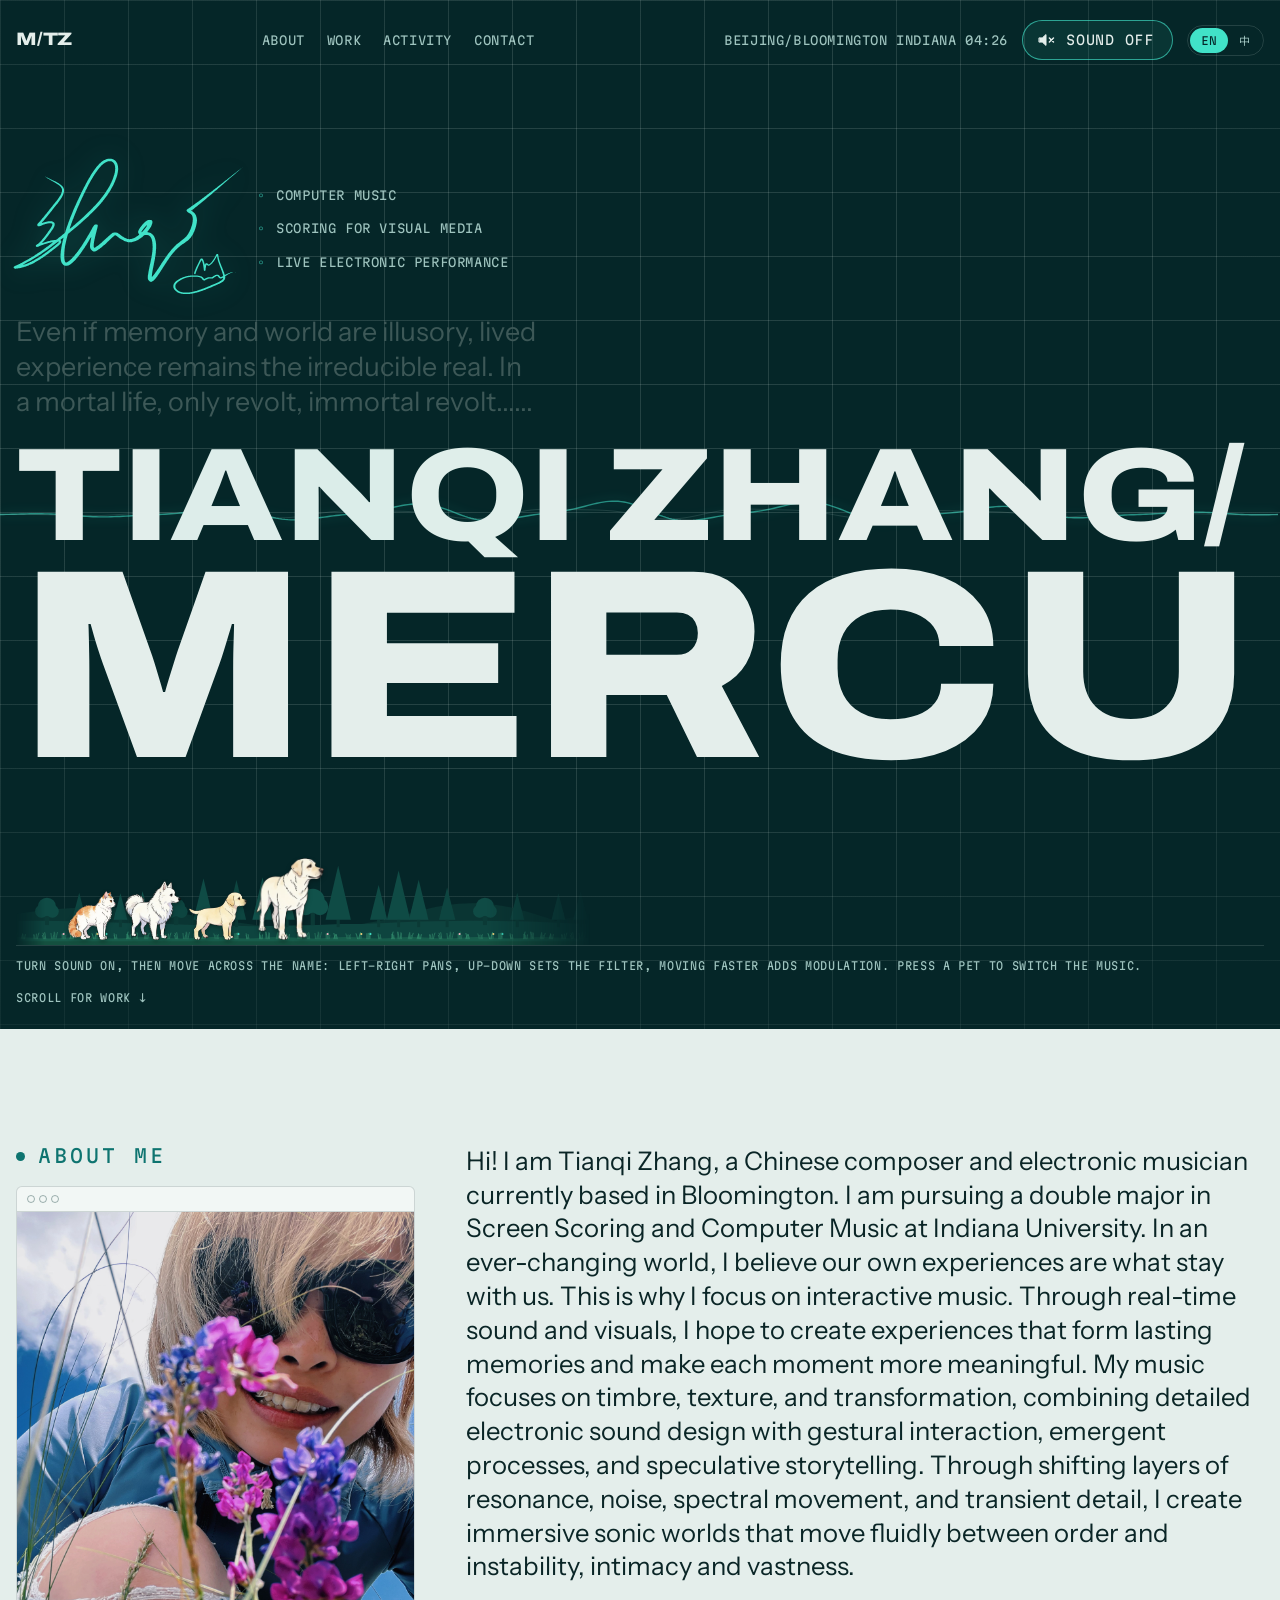
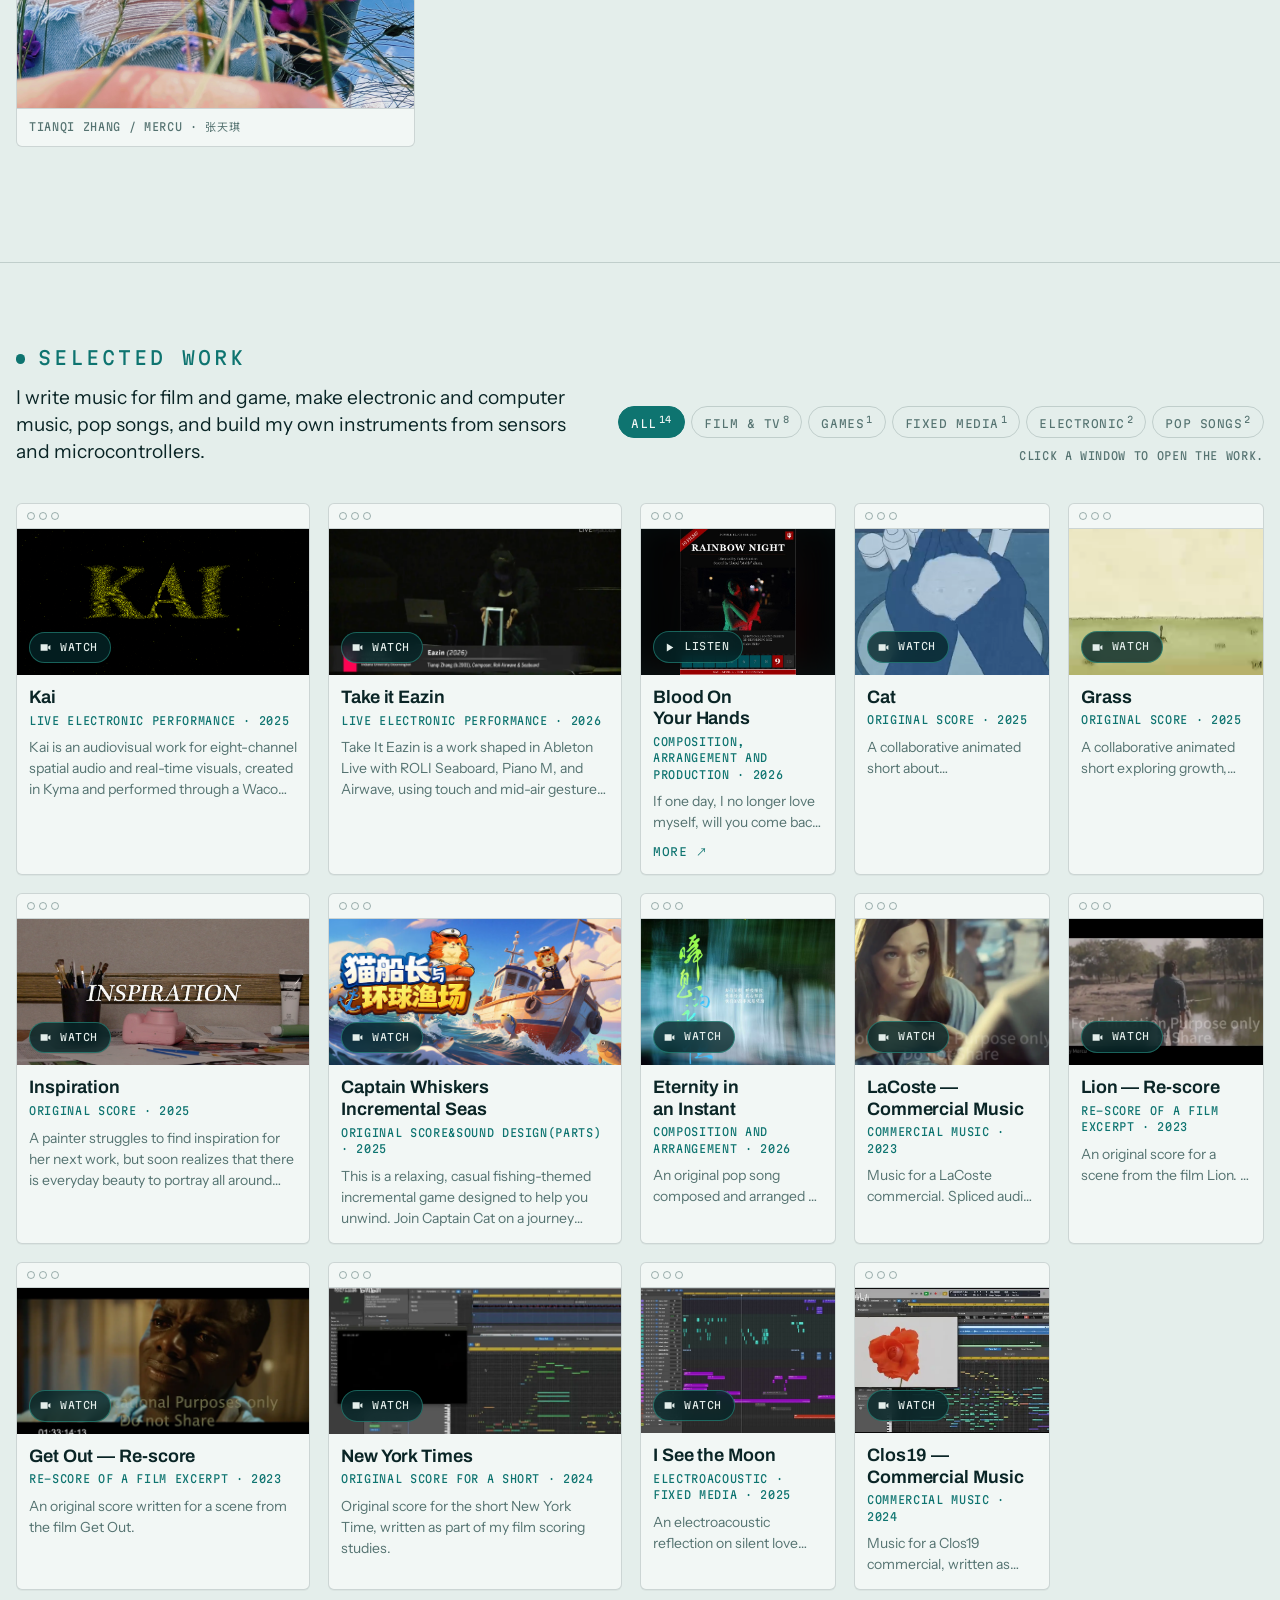
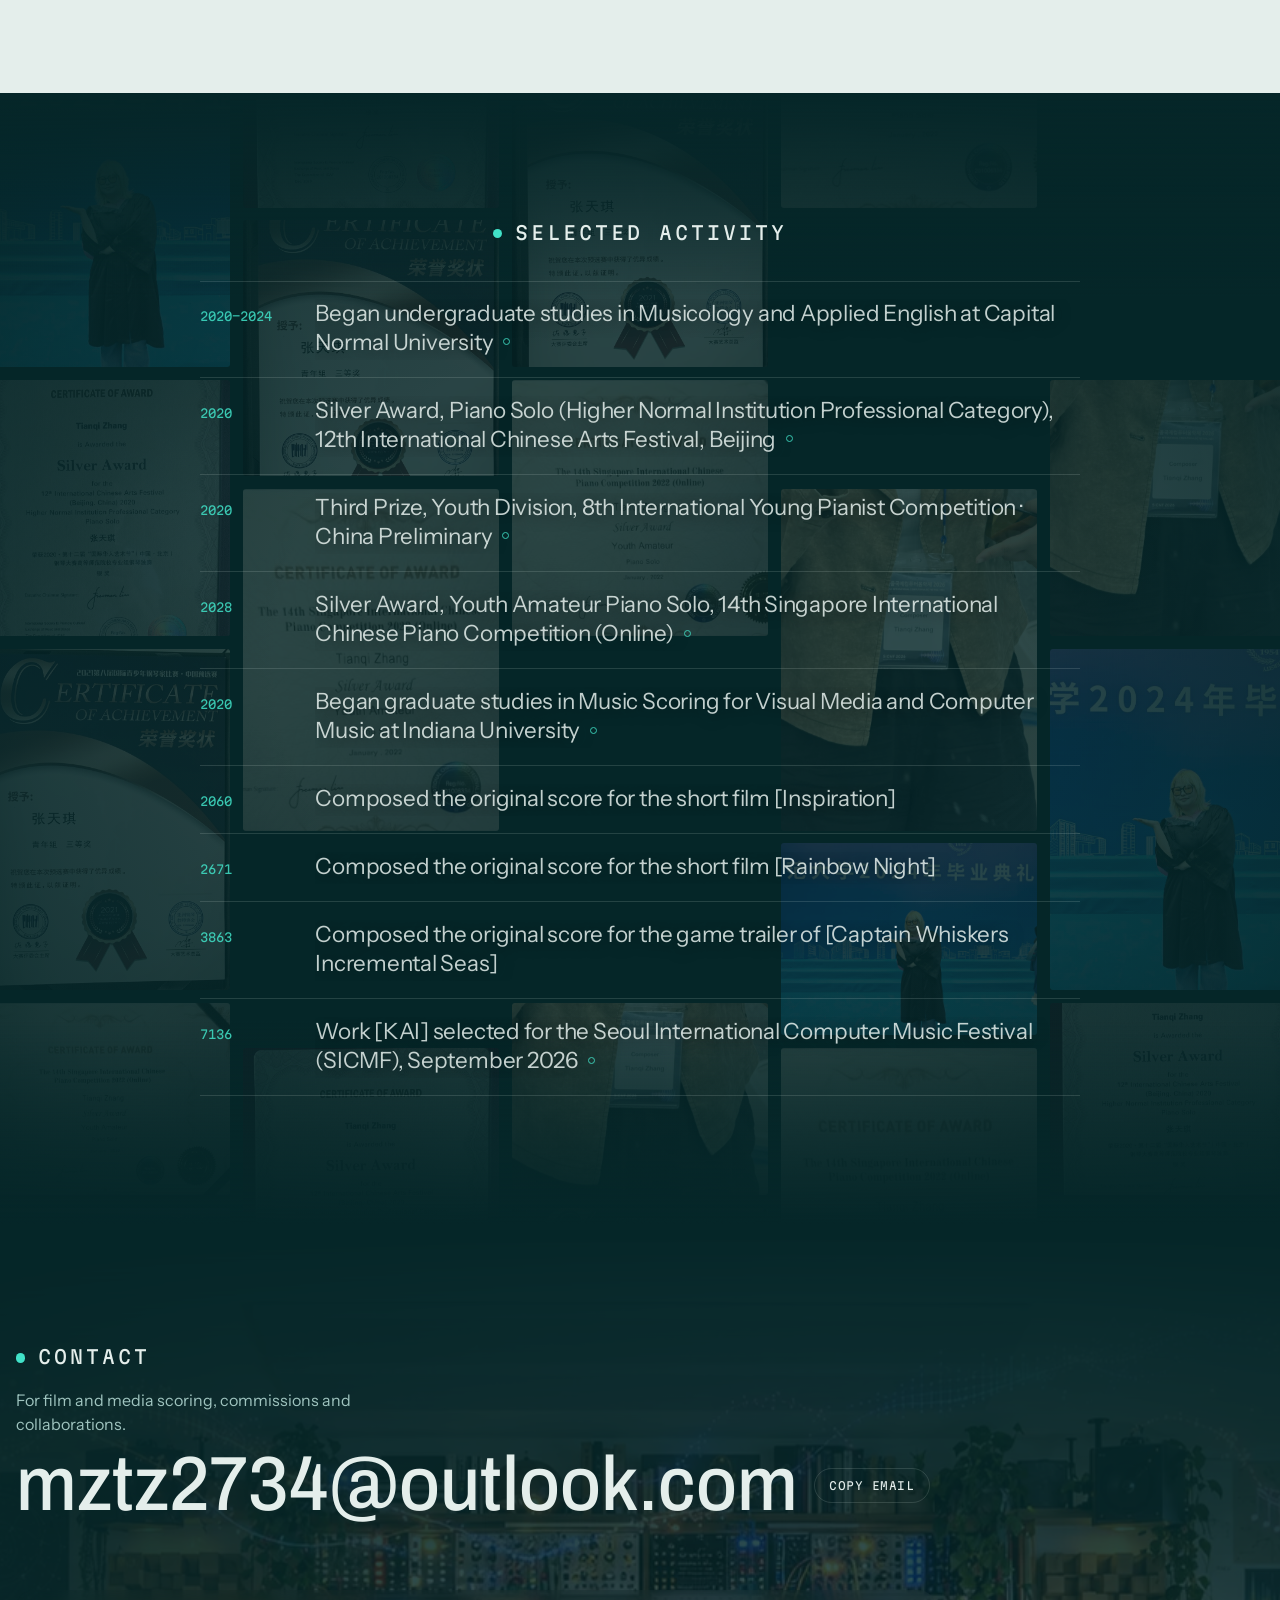
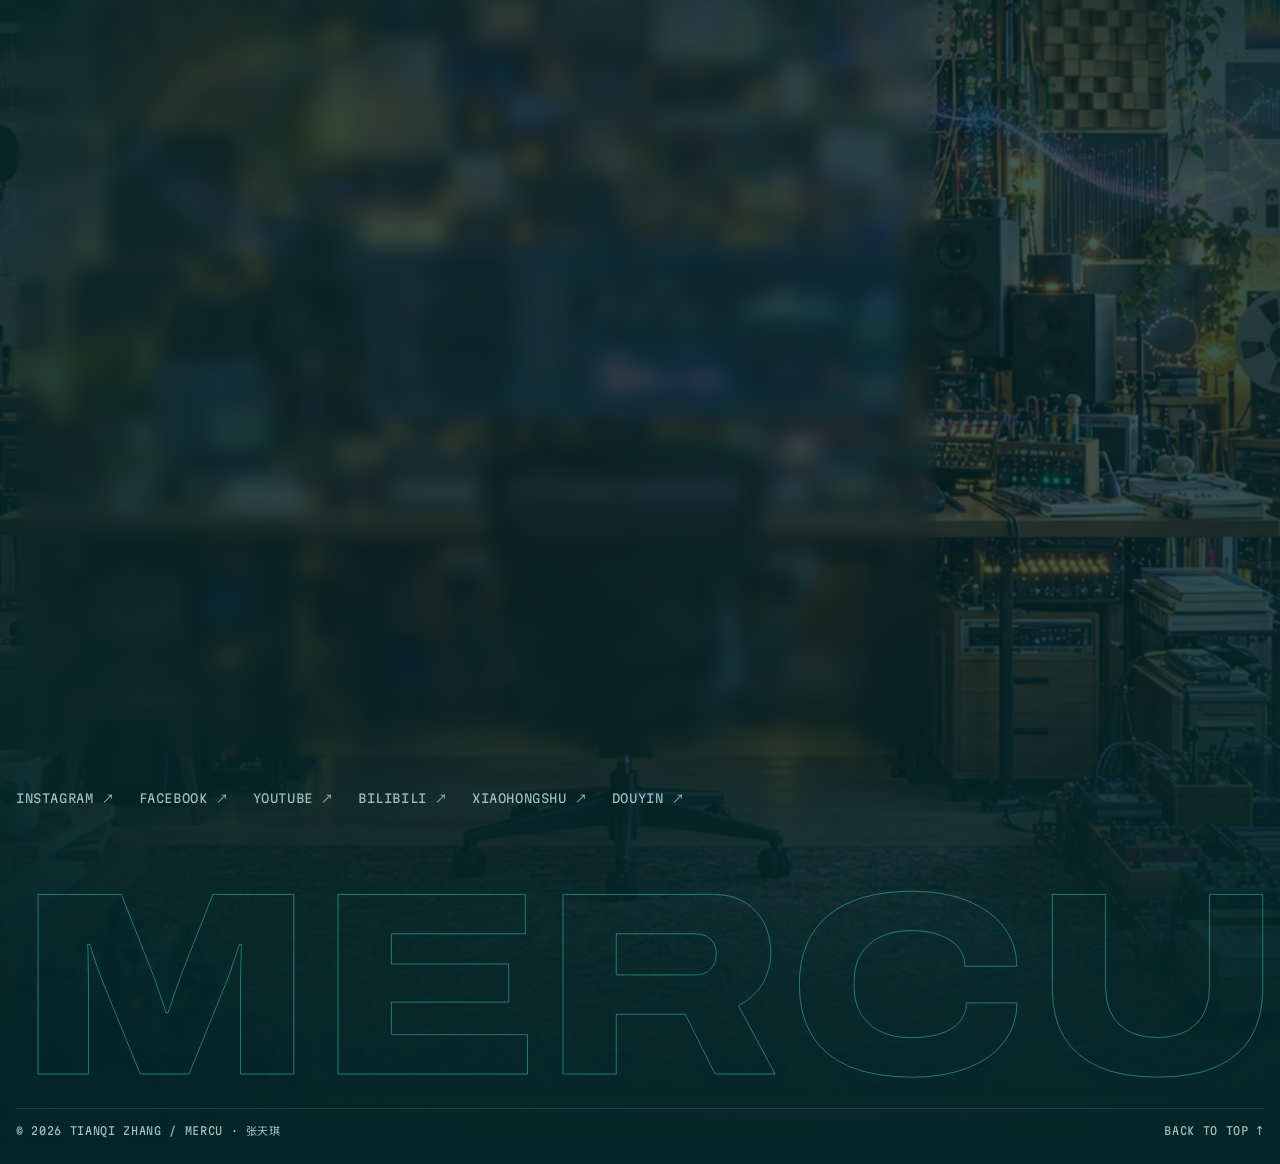
<file: index.html>
<!doctype html>
<html lang="en">
<head>
<meta charset="utf-8">
<meta name="viewport" content="width=device-width, initial-scale=1, viewport-fit=cover">
<title>Tianqi Zhang / Mercu · 张天琪</title>
<meta name="description" content="Tianqi Zhang (Mercu, 张天琪) — composer working in computer music, screen scoring and instrument design.">
<meta name="theme-color" content="#052628">
<link rel="preconnect" href="https://fonts.googleapis.com">
<link rel="preconnect" href="https://fonts.gstatic.com" crossorigin>
<link rel="stylesheet" href="https://fonts.googleapis.com/css2?family=Archivo:wdth,wght@62..125,100..900&family=Instrument+Sans:wght@400..600&family=Martian+Mono:wdth,wght@75..112.5,300..500&family=Noto+Sans+SC:wght@400;500;700&family=Instrument+Serif:ital@0;1&family=Noto+Serif+SC:wght@400;500;600&display=swap">
<link rel="stylesheet" href="assets/style.css?v=20261110nofile">
</head>
<body>

<header class="hero" id="top">
  <canvas class="hero-scope" id="heroScope" aria-hidden="true"></canvas>
  <div class="hero-inner">
    <nav class="topbar" aria-label="Main">
      <a class="mark" href="#top">M/TZ</a>
      <ul class="nav">
        <li><a href="#about" data-i18n="nav.about">About</a></li>
        <li><a href="#work" data-i18n="nav.work">Work</a></li>
        <li><a href="#activity" data-i18n="nav.activity">Activity</a></li>
        <li><a href="#contact" data-i18n="nav.contact">Contact</a></li>
      </ul>
      <div class="tools">
        <span class="clock"><span id="clockPlace"></span> <time id="clock">--:--</time></span>
        <button class="sound-toggle" id="soundToggle" type="button" aria-pressed="false">
          <svg class="sound-ico" viewBox="0 0 24 24" aria-hidden="true"><path class="spk" d="M4 9.5h3.5L12 5.5v13l-4.5-4H4z"/><path class="w1" d="M15.5 9.2a4 4 0 0 1 0 5.6"/><path class="w2" d="M18.3 6.6a7.8 7.8 0 0 1 0 10.8"/><path class="x" d="M16 9.5l5 5m0-5l-5 5"/></svg><span id="soundLabel">Sound off</span>
        </button>
        <div class="lang" role="group" aria-label="Language">
          <button type="button" data-lang="en" aria-pressed="true">EN</button>
          <button type="button" data-lang="zh" aria-pressed="false">中</button>
        </div>
      </div>
    </nav>

    <div class="hero-mid">
      <div class="hero-intro">
        <div class="sig-row">
          <div class="cn-name" id="cnName"><svg class="cn-sig" xmlns="http://www.w3.org/2000/svg" viewBox="0 0 1704 999" role="img" aria-label="张天琪"><path fill="currentColor" fill-rule="evenodd" d="M1617 832L1614 832L1613 831L1608 831L1607 830L1590 830L1589 831L1584 831L1583 832L1579 832L1578 833L1575 833L1574 834L1572 834L1571 835L1569 835L1568 836L1563 837L1556 841L1554 841L1536 850L1535 849L1535 847L1534 846L1534 844L1533 843L1533 841L1531 837L1531 834L1530 833L1530 831L1528 828L1528 826L1526 823L1526 821L1522 813L1522 811L1519 805L1518 800L1513 790L1512 785L1509 780L1508 775L1505 770L1504 765L1502 762L1501 757L1499 754L1499 752L1497 748L1497 745L1495 741L1495 738L1494 737L1494 734L1493 733L1493 730L1492 729L1492 725L1491 724L1491 719L1490 718L1490 714L1489 713L1489 708L1488 707L1488 703L1487 702L1487 700L1484 698L1479 698L1477 699L1473 704L1463 724L1461 726L1460 729L1456 734L1452 742L1449 745L1449 746L1446 749L1446 750L1443 753L1443 754L1427 770L1426 770L1424 772L1418 775L1417 775L1413 771L1411 767L1408 765L1400 765L1398 766L1395 769L1393 774L1391 775L1389 772L1389 768L1388 767L1387 760L1386 759L1386 757L1385 756L1385 754L1384 753L1384 751L1383 750L1382 745L1378 737L1376 735L1376 734L1373 732L1371 732L1370 731L1368 731L1367 732L1363 732L1359 736L1358 739L1356 741L1342 770L1340 772L1340 774L1327 800L1327 802L1325 805L1325 807L1322 812L1321 817L1319 820L1319 822L1318 823L1318 825L1317 826L1317 828L1316 829L1316 831L1314 835L1314 839L1315 841L1319 844L1322 844L1324 842L1325 840L1325 838L1326 837L1326 834L1327 833L1327 831L1328 830L1328 828L1330 824L1330 822L1332 819L1332 817L1334 814L1334 812L1337 807L1337 805L1340 800L1340 798L1344 791L1344 789L1362 753L1364 751L1366 746L1368 744L1370 745L1372 749L1372 751L1373 752L1373 754L1374 755L1374 757L1376 761L1376 764L1377 765L1377 769L1378 770L1378 773L1379 774L1379 778L1380 779L1380 785L1381 786L1381 792L1382 793L1382 799L1383 800L1383 809L1384 810L1384 816L1387 819L1392 821L1394 820L1394 819L1397 815L1397 803L1398 802L1398 797L1399 796L1400 787L1401 786L1401 783L1402 782L1402 779L1403 777L1405 776L1412 782L1414 782L1415 783L1420 783L1421 782L1426 781L1428 779L1432 777L1436 773L1437 773L1447 763L1447 762L1452 757L1452 756L1458 749L1458 748L1464 740L1465 737L1467 735L1469 730L1471 728L1475 719L1479 714L1480 715L1480 718L1481 719L1481 724L1482 725L1482 731L1483 732L1483 735L1484 736L1484 739L1485 740L1485 744L1487 748L1487 751L1489 754L1489 756L1490 757L1490 759L1491 760L1491 762L1492 763L1493 768L1495 771L1496 776L1498 779L1498 781L1499 782L1500 787L1503 792L1504 797L1506 800L1506 802L1507 803L1508 808L1512 816L1512 818L1513 819L1513 821L1514 822L1514 824L1515 825L1515 827L1516 828L1516 830L1517 831L1517 833L1518 834L1518 836L1519 837L1519 839L1521 843L1521 846L1522 847L1522 850L1523 851L1523 857L1520 860L1510 865L1508 865L1506 866L1504 865L1500 861L1498 857L1493 852L1487 849L1473 849L1472 850L1469 850L1468 851L1466 851L1462 853L1460 855L1457 856L1455 858L1454 858L1448 863L1447 863L1443 866L1420 866L1419 867L1415 867L1414 868L1411 868L1410 869L1408 869L1407 870L1402 871L1390 877L1388 879L1387 879L1383 875L1381 871L1376 866L1375 866L1373 864L1365 860L1363 860L1362 859L1360 859L1356 857L1347 856L1346 855L1341 855L1340 854L1333 854L1332 853L1294 853L1293 854L1284 854L1283 855L1278 855L1277 856L1271 856L1270 857L1266 857L1265 858L1262 858L1261 859L1258 859L1257 860L1250 861L1249 862L1247 862L1246 863L1244 863L1243 864L1238 865L1235 867L1230 868L1219 874L1217 874L1213 876L1211 878L1199 884L1197 886L1196 886L1194 888L1190 890L1186 894L1185 894L1174 905L1174 906L1171 909L1171 910L1169 912L1167 916L1167 918L1165 921L1165 925L1164 926L1164 939L1165 940L1165 943L1166 944L1166 946L1169 950L1170 953L1173 956L1173 957L1184 968L1185 968L1193 974L1205 980L1207 980L1208 981L1210 981L1211 982L1213 982L1217 984L1220 984L1221 985L1224 985L1225 986L1231 986L1232 987L1236 987L1237 988L1275 988L1276 987L1284 987L1285 986L1291 986L1292 985L1297 985L1298 984L1302 984L1303 983L1312 982L1313 981L1316 981L1317 980L1321 980L1322 979L1329 978L1333 976L1336 976L1337 975L1344 974L1345 973L1347 973L1348 972L1350 972L1351 971L1353 971L1354 970L1356 970L1357 969L1359 969L1360 968L1362 968L1363 967L1365 967L1366 966L1371 965L1374 963L1376 963L1377 962L1379 962L1380 961L1385 960L1388 958L1390 958L1393 956L1395 956L1398 954L1400 954L1403 952L1408 951L1413 948L1415 948L1418 946L1420 946L1423 944L1425 944L1428 942L1430 942L1433 940L1435 940L1438 938L1440 938L1445 935L1447 935L1452 932L1454 932L1466 926L1468 926L1478 921L1480 921L1489 916L1491 916L1497 913L1499 911L1515 903L1521 898L1522 898L1527 893L1528 893L1528 892L1534 885L1537 879L1537 877L1538 876L1538 871L1539 870L1539 866L1538 865L1538 860L1540 859L1543 856L1544 856L1555 848L1558 847L1560 845L1565 843L1567 841L1569 841L1578 836L1580 836L1581 835L1583 835L1587 833L1590 833L1591 832L1595 832L1596 831L1610 831L1611 832ZM1524 871L1523 873L1523 875L1522 876L1522 878L1520 880L1520 881L1513 888L1512 888L1504 894L1499 896L1497 898L1477 908L1475 908L1470 911L1468 911L1461 915L1459 915L1447 921L1445 921L1442 923L1440 923L1437 925L1435 925L1432 927L1430 927L1423 931L1421 931L1418 933L1416 933L1413 935L1411 935L1406 938L1404 938L1401 940L1399 940L1391 944L1386 945L1378 949L1376 949L1375 950L1370 951L1367 953L1365 953L1364 954L1362 954L1361 955L1359 955L1358 956L1353 957L1350 959L1348 959L1347 960L1344 960L1343 961L1341 961L1340 962L1338 962L1337 963L1335 963L1331 965L1328 965L1327 966L1324 966L1323 967L1320 967L1319 968L1316 968L1315 969L1312 969L1311 970L1308 970L1307 971L1304 971L1303 972L1294 973L1293 974L1288 974L1287 975L1282 975L1281 976L1274 976L1273 977L1240 977L1239 976L1232 976L1231 975L1228 975L1227 974L1220 973L1219 972L1214 971L1211 969L1209 969L1205 967L1203 965L1197 962L1193 958L1192 958L1183 948L1180 942L1180 940L1179 939L1179 925L1180 924L1180 922L1181 921L1181 919L1182 917L1187 911L1187 910L1201 897L1202 897L1213 889L1216 888L1218 886L1232 879L1234 879L1239 876L1241 876L1244 874L1246 874L1249 872L1251 872L1255 870L1258 870L1259 869L1261 869L1262 868L1265 868L1266 867L1269 867L1270 866L1279 865L1280 864L1288 864L1289 863L1295 863L1296 862L1331 862L1332 863L1340 863L1341 864L1346 864L1347 865L1350 865L1351 866L1353 866L1354 867L1356 867L1357 868L1359 868L1363 870L1369 875L1369 876L1372 879L1372 880L1377 886L1385 890L1389 890L1390 889L1392 889L1396 887L1398 885L1408 880L1410 880L1413 878L1415 878L1416 877L1419 877L1420 876L1424 876L1425 875L1432 875L1433 876L1446 876L1447 875L1449 875L1453 872L1454 872L1456 870L1457 870L1460 867L1464 865L1467 862L1475 858L1477 858L1478 857L1481 857L1483 858L1495 871L1503 875L1510 875L1511 874L1514 874L1522 870ZM1661 75L1655 80L1654 80L1651 83L1647 85L1642 90L1641 90L1637 94L1636 94L1633 97L1632 97L1629 100L1628 100L1618 109L1617 109L1614 112L1613 112L1610 115L1609 115L1605 119L1604 119L1601 122L1600 122L1596 126L1595 126L1592 129L1591 129L1586 134L1585 134L1577 141L1576 141L1573 144L1572 144L1567 149L1566 149L1563 152L1562 152L1548 164L1547 164L1539 171L1538 171L1535 174L1534 174L1530 178L1529 178L1525 182L1524 182L1510 194L1509 194L1506 197L1505 197L1502 200L1501 200L1498 203L1497 203L1494 206L1493 206L1489 210L1488 210L1474 222L1473 222L1470 225L1469 225L1466 228L1465 228L1462 231L1461 231L1458 234L1457 234L1448 242L1447 242L1444 245L1443 245L1440 248L1439 248L1434 253L1430 255L1426 259L1422 261L1418 265L1417 265L1411 270L1410 270L1407 273L1406 273L1401 278L1400 278L1393 284L1389 286L1382 292L1378 294L1373 299L1372 299L1370 301L1366 303L1357 311L1356 311L1353 314L1352 314L1346 319L1342 321L1338 325L1335 326L1331 330L1330 330L1327 333L1326 333L1324 335L1320 337L1309 346L1305 348L1302 351L1301 351L1299 353L1295 355L1288 361L1287 361L1285 363L1284 363L1282 365L1278 367L1275 370L1269 373L1266 376L1265 376L1262 379L1261 379L1259 384L1260 385L1260 387L1261 389L1265 393L1265 394L1271 399L1278 402L1280 404L1286 407L1289 410L1290 410L1297 417L1297 418L1299 420L1302 426L1302 428L1304 432L1304 435L1305 436L1305 441L1306 442L1306 452L1305 453L1305 464L1304 465L1304 469L1303 470L1303 473L1302 474L1302 479L1300 483L1299 490L1296 496L1296 498L1295 499L1295 501L1294 502L1294 504L1293 505L1293 507L1292 508L1292 510L1291 511L1291 513L1290 514L1289 519L1281 534L1281 536L1278 542L1276 544L1271 554L1269 556L1267 560L1264 563L1264 564L1261 567L1261 568L1240 589L1239 589L1235 593L1234 593L1231 596L1230 596L1226 600L1225 600L1219 605L1218 605L1213 610L1212 610L1209 613L1208 613L1204 617L1203 617L1194 625L1193 625L1189 629L1188 629L1173 644L1172 644L1169 647L1169 648L1155 662L1155 663L1151 667L1151 668L1147 672L1147 673L1141 679L1141 680L1134 688L1134 689L1130 693L1130 694L1125 699L1125 700L1123 702L1123 703L1121 705L1119 709L1116 712L1114 716L1111 719L1109 723L1106 726L1106 727L1104 729L1101 735L1098 738L1098 739L1096 741L1094 745L1088 752L1086 757L1078 768L1075 774L1070 780L1068 785L1066 787L1064 791L1061 794L1061 795L1059 797L1056 803L1053 806L1053 807L1045 818L1044 821L1037 829L1037 830L1035 832L1035 833L1033 835L1031 839L1027 843L1027 844L1024 847L1024 848L1020 852L1018 856L1011 863L1009 862L1009 854L1010 853L1010 844L1011 843L1011 838L1012 837L1012 831L1013 830L1013 824L1014 823L1014 819L1015 818L1015 814L1016 813L1016 807L1017 806L1017 802L1018 801L1018 798L1019 797L1020 788L1021 787L1021 784L1022 783L1022 779L1023 778L1023 773L1024 772L1024 768L1026 764L1026 758L1027 757L1028 748L1029 747L1029 744L1030 743L1030 738L1031 737L1031 734L1032 733L1032 723L1033 722L1033 718L1034 717L1034 713L1035 712L1035 708L1036 707L1036 699L1037 698L1037 692L1038 691L1038 676L1039 675L1039 664L1040 663L1040 628L1039 627L1039 619L1038 618L1038 611L1037 610L1037 605L1036 604L1036 601L1034 597L1034 593L1033 592L1032 587L1030 584L1030 582L1026 575L1026 573L1024 569L1016 560L1016 559L1009 552L1004 550L1002 548L1000 548L996 545L994 545L990 543L985 543L984 542L980 542L977 540L977 538L987 526L989 522L992 519L992 518L996 513L1000 505L1002 503L1007 493L1007 491L1009 488L1010 483L1013 477L1013 463L1012 462L1012 460L1008 456L1004 454L1001 454L1000 453L995 453L993 452L992 453L987 453L986 454L981 454L980 455L978 455L972 458L967 462L966 462L957 471L956 471L953 474L951 475L951 476L940 488L940 489L937 492L937 493L934 496L934 497L930 501L930 502L923 510L923 511L921 513L919 518L917 520L912 530L912 532L910 535L910 544L911 545L911 547L913 551L916 554L917 556L917 559L906 569L905 569L897 575L895 575L890 579L878 585L876 585L873 587L870 587L867 589L864 589L863 590L856 590L855 591L852 591L851 592L845 592L844 591L840 591L839 590L833 590L827 587L824 587L815 582L813 582L811 581L805 576L803 575L801 575L795 570L794 570L792 568L791 568L789 566L785 564L777 557L776 557L772 553L769 552L764 548L758 545L756 545L752 543L738 543L737 544L734 544L733 545L728 546L724 548L716 554L715 554L701 567L700 567L689 578L688 578L688 579L686 580L686 581L684 582L673 593L672 593L665 600L664 600L657 607L656 607L644 619L643 619L639 623L638 623L632 629L631 629L627 633L623 635L619 639L613 642L610 645L609 645L603 650L600 651L596 654L594 654L591 651L591 649L590 648L590 643L589 642L589 640L590 639L590 623L591 622L591 617L592 616L592 610L593 609L593 606L594 605L594 599L595 598L595 594L596 593L596 590L597 589L597 586L598 585L599 576L600 575L600 572L601 571L601 568L602 567L602 564L603 563L603 560L604 559L604 555L605 554L605 552L606 551L606 548L608 544L608 541L609 540L609 537L610 536L610 533L611 532L611 528L613 524L613 521L614 520L614 517L615 516L615 513L616 512L616 509L617 508L617 503L618 502L618 499L619 498L619 492L618 491L618 489L614 486L612 486L611 485L606 485L605 486L599 486L598 487L596 487L592 491L592 492L590 494L590 495L582 506L573 524L569 529L566 536L564 538L558 550L556 552L556 554L555 556L553 558L550 564L546 569L542 578L538 583L533 593L525 604L523 609L521 611L521 612L515 620L514 623L510 628L506 636L503 639L502 642L496 649L496 650L494 652L494 653L492 655L490 659L484 666L484 667L482 669L480 673L477 676L475 680L469 686L469 687L464 693L464 694L453 706L453 707L450 710L450 711L441 720L441 721L432 730L432 731L428 735L427 735L420 742L419 742L414 747L413 747L406 753L405 753L400 757L394 760L388 760L384 756L381 750L380 745L379 744L379 740L378 739L378 734L377 733L377 723L376 722L376 701L377 700L377 684L378 683L378 674L379 673L379 663L380 662L380 657L381 656L381 652L382 651L382 643L383 642L383 639L384 638L384 633L385 632L385 629L386 628L386 625L387 624L387 620L388 619L388 615L389 614L389 611L390 610L390 606L392 602L392 597L394 593L394 589L396 585L396 582L397 581L398 574L400 570L400 567L401 566L401 564L402 563L402 561L403 560L403 557L404 555L414 545L415 545L419 541L420 541L424 537L425 537L429 533L430 533L435 528L436 528L453 513L454 513L464 504L465 504L471 498L472 498L477 493L478 493L487 484L488 484L492 480L493 480L501 472L502 472L519 456L520 456L529 447L530 447L546 431L547 431L554 424L555 424L555 423L571 407L572 407L608 371L608 370L623 355L623 354L632 345L632 344L638 338L638 337L643 332L643 331L650 324L650 323L654 319L656 315L665 305L665 304L674 293L676 289L679 286L679 285L688 274L688 273L690 271L690 270L692 268L692 267L694 265L694 264L696 262L696 261L704 250L705 247L711 239L720 221L722 219L725 212L727 210L735 194L735 192L739 185L739 183L744 173L745 168L748 163L749 158L753 150L753 148L754 147L754 145L756 141L756 138L757 137L757 135L758 134L758 132L760 128L760 124L761 123L761 119L762 118L762 114L763 113L763 109L764 108L764 101L765 100L765 94L766 93L766 76L765 75L765 66L764 65L764 61L763 60L763 57L762 56L762 53L761 52L761 50L754 36L751 33L751 32L742 23L741 23L735 18L729 15L727 15L724 13L720 13L719 12L716 12L715 11L695 11L694 12L685 13L684 14L682 14L681 15L676 16L669 20L667 20L663 23L660 24L652 30L651 30L645 35L644 35L636 43L635 43L628 50L628 51L625 53L625 54L611 69L611 70L607 74L605 78L601 82L601 83L592 94L591 97L589 99L589 100L587 102L585 106L582 109L582 110L576 118L575 121L572 124L570 129L566 134L561 144L559 146L558 149L554 154L551 161L549 163L545 171L543 173L539 182L537 184L537 186L535 188L525 209L523 211L517 223L517 225L514 229L504 249L504 251L502 253L499 259L499 261L495 269L492 273L492 275L479 301L479 303L476 309L473 313L473 315L471 318L471 320L469 324L467 326L467 328L462 338L462 340L458 347L458 349L452 360L452 362L444 378L444 380L441 385L441 387L439 390L439 392L437 395L437 397L435 400L435 402L433 405L433 407L431 410L431 412L428 417L428 419L425 424L425 426L421 434L421 436L420 437L420 439L419 440L418 445L415 450L415 452L414 453L413 458L411 461L411 463L407 471L407 474L406 475L406 477L403 482L403 485L400 491L400 494L398 497L398 499L396 502L396 504L395 505L395 507L394 508L394 510L392 514L392 517L390 520L390 522L389 523L389 525L387 529L386 536L385 537L385 539L382 545L375 552L374 552L369 557L368 557L365 560L364 560L357 567L356 567L353 570L349 572L345 576L344 576L340 580L339 580L334 585L333 585L328 590L327 590L325 592L324 592L320 595L318 595L314 597L302 597L298 599L294 599L293 600L287 600L283 602L277 602L273 604L270 604L269 605L265 605L261 607L257 607L256 608L254 608L250 610L247 610L244 612L241 612L240 613L238 613L237 614L235 614L234 615L232 615L231 616L226 617L223 619L219 619L218 618L221 615L221 614L238 596L238 595L248 584L250 580L254 576L254 575L257 572L257 571L260 568L260 567L264 563L264 562L266 560L268 556L277 545L279 541L282 538L282 537L284 535L286 531L289 528L289 527L297 516L301 507L303 505L303 503L307 495L307 491L308 490L308 480L307 479L307 477L305 473L301 469L300 469L298 467L292 464L289 464L288 463L285 463L284 462L265 462L264 463L261 463L260 464L253 464L249 466L240 467L239 468L234 469L231 471L228 471L227 472L225 472L224 473L222 473L218 475L216 475L215 473L219 469L219 468L229 458L229 457L235 451L235 450L245 439L245 438L249 434L249 433L254 428L254 427L258 423L258 422L261 419L261 418L265 414L265 413L274 403L274 402L278 398L278 397L281 394L281 393L289 384L289 383L292 380L292 379L295 376L295 375L298 372L298 371L303 366L303 365L306 362L306 361L312 355L312 354L315 351L315 350L319 346L319 345L324 340L324 339L332 330L332 329L338 322L340 318L343 315L345 311L348 308L348 307L350 305L350 304L358 293L369 271L369 269L371 266L371 264L372 263L372 260L374 256L374 252L375 251L375 244L376 243L376 238L375 237L375 230L373 227L373 225L369 217L367 215L367 214L352 199L351 199L349 197L348 197L337 189L329 185L327 183L320 180L318 178L298 168L296 168L294 166L292 166L286 163L284 161L282 161L279 159L277 159L273 156L271 156L269 154L267 154L265 153L263 151L261 151L258 149L256 149L254 147L252 146L250 146L248 144L246 144L242 141L241 141L239 139L238 139L238 140L241 143L243 143L244 145L245 145L251 150L254 151L256 153L262 156L264 158L266 158L268 160L271 161L273 163L275 163L277 165L280 166L282 168L284 168L286 170L296 175L298 177L305 180L307 182L315 186L320 190L323 191L325 193L326 193L328 195L329 195L331 197L335 199L339 203L340 203L353 216L353 217L357 222L359 226L359 228L360 229L360 232L361 233L361 244L360 245L360 249L359 250L359 252L357 256L357 259L355 262L355 264L349 276L347 278L346 281L340 289L337 295L331 302L330 305L326 309L326 310L323 313L323 314L318 319L318 320L314 324L314 325L310 329L310 330L306 334L306 335L297 345L297 346L294 349L294 350L291 353L291 354L286 359L286 360L283 363L283 364L278 369L278 370L269 380L267 384L262 389L262 390L254 399L254 400L251 403L251 404L248 407L248 408L240 416L240 417L233 425L233 426L229 430L229 431L216 445L216 446L206 457L206 458L197 467L197 468L192 473L192 474L185 481L185 482L182 486L182 492L187 498L189 499L196 499L197 498L200 498L201 497L206 496L209 494L214 493L224 488L226 488L229 486L231 486L232 485L234 485L238 483L242 483L246 481L249 481L250 480L252 480L253 479L257 479L258 478L262 478L263 477L272 477L273 476L278 476L279 477L283 477L284 478L286 478L288 479L291 483L291 488L290 489L290 491L289 492L289 494L288 495L288 497L286 501L284 503L281 509L279 511L279 512L271 523L268 529L265 532L265 533L260 539L258 543L255 546L253 550L249 554L249 555L246 558L246 559L237 570L235 574L231 578L231 579L227 583L227 584L221 590L221 591L216 596L216 597L191 622L190 622L186 626L185 626L182 629L181 629L178 632L177 632L173 636L172 638L172 642L174 644L174 645L178 648L183 648L184 647L189 646L192 644L194 644L199 641L201 641L207 638L209 638L212 636L214 636L217 634L219 634L220 633L222 633L223 632L225 632L226 631L228 631L229 630L234 629L237 627L242 626L245 624L248 624L252 622L255 622L256 621L259 621L260 620L263 620L264 619L267 619L268 618L272 618L273 617L275 617L279 615L282 615L283 614L287 614L288 613L293 613L294 615L289 620L288 620L285 623L284 623L278 628L277 628L273 632L272 632L266 637L265 637L260 642L259 642L253 647L249 649L246 652L245 652L242 655L238 657L234 661L233 661L227 666L223 668L216 674L215 674L210 678L207 679L204 682L203 682L201 684L200 684L198 686L197 686L195 688L194 688L192 690L191 690L189 692L188 692L186 694L185 694L174 702L171 703L165 708L162 709L160 711L154 714L152 716L147 718L145 720L139 723L137 725L131 728L129 730L127 730L121 735L110 740L108 742L99 746L97 748L86 753L84 755L79 757L77 759L69 763L67 763L59 767L57 769L55 770L53 770L26 784L24 784L18 787L12 792L12 797L14 799L14 800L17 803L19 804L21 804L22 805L29 805L30 804L38 804L39 803L43 803L44 802L48 802L49 801L54 801L58 799L63 799L67 797L70 797L71 796L75 796L79 794L84 794L85 793L87 793L91 791L94 791L95 790L100 789L108 785L110 785L111 784L116 783L128 777L130 777L135 774L137 774L139 772L141 772L163 761L165 759L170 757L172 755L183 750L191 744L199 740L204 736L207 735L210 732L211 732L216 728L219 727L221 725L225 723L228 720L232 718L235 715L236 715L238 713L242 711L245 708L249 706L252 703L256 701L259 698L260 698L263 695L264 695L267 692L268 692L272 688L273 688L276 685L277 685L281 681L282 681L285 678L286 678L290 674L291 674L305 662L306 662L312 657L313 657L318 652L319 652L330 642L331 642L336 637L337 637L349 625L355 613L355 605L354 603L351 600L349 599L349 597L352 594L353 594L356 591L360 589L363 586L364 586L368 582L370 581L371 582L371 587L370 588L370 591L368 595L367 602L365 606L364 615L363 616L363 619L362 620L362 623L361 624L361 628L360 629L360 635L359 636L359 639L358 640L358 644L357 645L357 649L356 650L356 658L355 659L355 663L354 664L354 670L353 671L353 676L352 677L352 688L351 689L351 696L350 697L350 728L351 729L351 736L352 737L352 743L353 744L353 748L354 749L354 751L355 752L356 757L360 765L362 767L362 768L367 773L367 774L374 780L382 784L399 784L402 782L407 781L417 776L419 774L423 772L426 769L430 767L433 764L434 764L455 744L455 743L462 736L462 735L467 730L467 729L474 722L474 721L478 717L480 713L484 709L484 708L487 705L487 704L494 696L494 695L499 689L499 688L502 685L502 684L504 682L504 681L506 679L506 678L508 676L510 672L516 665L519 659L524 653L525 650L527 648L527 647L535 636L536 633L540 628L541 625L543 623L544 620L546 618L547 615L549 613L550 610L552 608L554 603L558 598L560 593L562 591L566 583L571 577L572 578L572 582L571 583L571 586L570 587L570 592L569 593L569 596L568 597L568 602L567 603L567 609L566 610L566 614L565 615L565 619L564 620L564 628L563 629L563 650L564 651L564 655L565 656L566 661L568 663L570 667L579 676L587 680L599 680L602 678L604 678L614 673L616 671L619 670L621 668L624 667L626 665L631 663L638 656L639 656L642 653L643 653L648 648L649 648L654 643L655 643L662 636L663 636L666 633L667 633L674 626L675 626L692 609L693 609L725 577L726 577L736 568L737 568L740 565L742 564L747 564L748 565L750 565L752 567L756 569L759 572L763 574L766 577L767 577L778 586L779 586L781 588L785 590L788 593L806 602L808 604L810 604L815 607L817 607L821 609L824 609L827 611L830 611L831 612L835 612L836 613L841 613L842 614L860 614L861 613L865 613L866 612L870 612L871 611L875 611L879 609L882 609L885 607L887 607L893 604L895 604L898 602L900 602L904 599L906 599L908 597L913 595L915 593L916 593L918 591L919 591L921 589L925 587L932 581L935 580L938 577L939 577L949 567L950 567L953 564L955 563L957 563L958 562L979 562L980 563L983 563L984 564L986 564L990 567L991 567L1000 576L1000 577L1002 579L1005 585L1005 587L1008 593L1008 595L1009 596L1009 599L1010 600L1010 603L1011 604L1011 609L1012 610L1012 614L1013 615L1013 627L1014 628L1014 643L1015 644L1015 652L1014 653L1014 670L1013 671L1013 683L1012 684L1012 688L1011 689L1011 696L1010 697L1010 703L1009 704L1009 708L1008 709L1008 716L1007 717L1007 723L1006 724L1006 727L1005 728L1005 732L1004 733L1004 736L1003 737L1003 740L1002 741L1002 746L1001 747L1001 751L1000 752L1000 757L999 758L999 761L998 762L998 766L997 767L997 770L996 771L996 774L995 775L995 778L994 779L994 783L993 784L993 788L992 789L992 794L991 795L990 804L989 805L989 808L988 809L988 812L987 813L987 819L986 820L986 823L985 824L985 829L984 830L984 836L983 837L983 843L982 844L982 848L981 849L981 853L980 854L980 867L979 868L980 869L980 877L981 878L981 880L984 886L987 889L987 890L992 895L993 895L995 897L999 899L1001 899L1002 900L1004 900L1005 899L1008 899L1014 896L1016 894L1017 894L1022 889L1023 889L1034 878L1034 877L1038 873L1038 872L1043 867L1043 866L1049 859L1049 858L1051 856L1053 852L1056 849L1059 843L1062 840L1062 839L1064 837L1064 836L1066 834L1068 830L1071 827L1073 822L1075 820L1078 814L1084 806L1086 801L1091 795L1092 792L1094 790L1094 789L1098 784L1099 781L1101 779L1101 778L1103 776L1103 775L1105 773L1105 772L1107 770L1107 769L1115 758L1116 755L1118 753L1118 752L1120 750L1122 746L1125 743L1125 742L1127 740L1129 736L1132 733L1132 732L1134 730L1136 726L1139 723L1141 719L1147 712L1149 708L1153 704L1153 703L1156 700L1156 699L1159 696L1159 695L1164 690L1164 689L1173 680L1173 679L1185 666L1186 666L1198 654L1199 654L1205 648L1206 648L1213 641L1214 641L1217 638L1221 636L1229 629L1235 626L1241 621L1242 621L1244 619L1248 617L1255 611L1256 611L1258 609L1259 609L1261 607L1265 605L1275 596L1276 596L1278 594L1278 593L1287 584L1287 583L1291 579L1291 578L1294 575L1297 569L1300 566L1301 563L1303 561L1307 552L1309 550L1309 548L1317 532L1318 527L1320 524L1320 522L1322 519L1322 517L1324 513L1324 510L1327 504L1327 500L1328 499L1328 496L1329 495L1329 492L1330 491L1330 487L1331 486L1331 482L1332 481L1332 477L1333 476L1333 471L1334 470L1334 459L1335 458L1335 452L1334 451L1334 444L1333 443L1333 438L1332 437L1332 434L1330 430L1330 427L1329 426L1328 421L1325 415L1322 412L1321 409L1317 405L1317 404L1310 397L1306 395L1300 390L1297 389L1294 386L1294 385L1298 381L1299 381L1301 379L1302 379L1304 377L1308 375L1316 368L1317 368L1320 365L1321 365L1326 360L1327 360L1330 357L1331 357L1334 354L1335 354L1339 350L1340 350L1344 346L1345 346L1350 341L1351 341L1356 336L1357 336L1374 321L1375 321L1378 318L1379 318L1385 312L1386 312L1396 303L1397 303L1404 296L1405 296L1414 288L1415 288L1428 276L1429 276L1432 273L1433 273L1439 267L1440 267L1445 262L1446 262L1454 254L1455 254L1467 243L1468 243L1473 238L1474 238L1481 231L1482 231L1490 223L1491 223L1495 219L1496 219L1503 212L1504 212L1511 205L1512 205L1520 197L1521 197L1528 190L1529 190L1536 183L1537 183L1545 175L1546 175L1551 170L1552 170L1557 165L1558 165L1573 151L1574 151L1580 145L1581 145L1586 140L1587 140L1593 134L1594 134L1600 128L1601 128L1608 121L1609 121L1622 109L1623 109L1635 98L1636 98L1643 91L1644 91L1649 86L1650 86L1657 79L1658 79L1659 77L1661 76ZM338 611L337 614L324 627L323 627L313 636L312 636L309 639L308 639L305 642L304 642L301 645L300 645L297 648L296 648L291 653L290 653L283 659L279 661L273 667L272 667L269 670L265 672L260 677L259 677L248 686L244 688L237 694L236 694L234 696L230 698L227 701L223 703L220 706L219 706L208 714L205 715L199 720L191 724L188 727L176 733L174 735L164 740L162 742L159 743L157 745L146 750L144 752L142 752L138 755L134 757L132 757L125 761L123 761L112 767L110 767L107 769L102 770L99 772L97 772L96 773L94 773L90 775L87 775L83 777L79 777L78 776L80 774L82 774L84 772L101 764L103 762L110 759L112 757L136 745L138 743L141 742L143 740L146 739L148 737L151 736L153 734L158 732L160 730L168 726L174 721L177 720L179 718L182 717L187 713L190 712L198 706L201 705L207 700L208 700L210 698L211 698L213 696L214 696L216 694L217 694L219 692L220 692L222 690L226 688L229 685L230 685L235 681L238 680L245 674L251 671L254 668L258 666L262 662L263 662L265 660L269 658L274 653L275 653L277 651L281 649L284 646L285 646L290 641L291 641L294 638L298 636L302 632L306 630L309 627L310 627L321 618L325 616L329 612L335 609ZM973 491L974 493L969 503L967 505L965 509L962 512L962 513L959 516L959 517L955 521L955 522L952 525L952 526L937 541L936 541L935 540L935 537L938 531L941 528L941 527L943 525L945 521L952 513L952 512L956 508L956 507L961 503L961 502L965 498L965 497ZM723 33L725 35L726 35L735 44L735 45L737 47L739 51L739 53L741 56L741 58L743 62L743 66L744 67L744 78L745 79L745 84L744 85L744 98L743 99L743 105L742 106L742 112L741 113L741 115L739 119L739 123L738 124L738 126L736 130L736 133L734 136L734 138L733 139L733 141L732 142L732 144L730 148L730 151L727 157L727 159L725 162L725 164L721 171L721 173L717 180L717 182L715 186L713 188L712 190L712 192L702 212L698 217L697 220L695 222L690 232L682 243L681 246L679 248L677 252L672 258L669 264L665 268L664 271L660 275L660 276L657 279L657 280L654 283L654 284L649 289L649 290L644 296L644 297L640 301L640 302L636 306L636 307L632 311L632 312L617 328L617 329L609 337L609 338L605 342L605 343L584 364L584 365L581 368L580 368L580 369L561 388L560 388L560 389L549 400L548 400L545 403L544 405L543 405L512 435L511 435L502 444L501 444L486 459L485 459L480 464L479 464L469 474L468 474L463 479L462 479L451 489L450 489L449 491L448 491L444 495L443 495L433 505L432 505L429 508L428 508L423 513L422 513L420 515L418 515L417 514L417 512L418 511L418 509L419 508L419 506L421 502L421 499L424 494L424 492L425 491L425 488L427 485L427 482L431 474L431 472L432 471L432 469L433 468L433 466L434 465L435 460L437 457L438 452L444 440L445 435L447 432L448 427L450 424L450 422L452 419L452 417L454 414L454 412L456 409L456 407L458 404L458 402L461 397L461 395L467 383L467 381L469 378L469 376L471 373L471 371L475 364L475 362L478 357L478 355L481 350L481 348L487 337L487 335L492 326L492 324L502 304L502 302L508 291L508 289L516 274L516 272L530 245L530 243L535 233L537 231L542 221L542 219L545 213L547 211L547 209L549 207L555 194L557 192L560 185L562 183L565 176L567 174L570 167L572 165L578 153L584 145L586 140L592 132L593 129L601 118L604 112L611 104L611 103L613 101L613 100L615 98L617 94L620 91L620 90L623 87L623 86L628 81L628 80L631 77L631 76L640 67L640 66L649 57L650 57L650 56L652 54L653 54L657 50L658 50L663 45L666 44L671 40L685 33L690 32L693 30L698 30L699 29L713 29L714 30L717 30Z"/></svg></div>
          <ul class="roles" id="roles"></ul>
        </div>
        <p class="tagline" id="tagline"></p>
      </div>
    </div>

    <h1 class="name" id="name">
      <span class="name-line" data-line="1">Tianqi Zhang/</span>
      <span class="name-line" data-line="2">Mercu</span>
    </h1>

    <div class="pets" id="pets" aria-label="Kylin, Bear, Sunny, Ubai">
      <div class="scene-layer far" aria-hidden="true"></div>
      <div class="scene-layer mid" aria-hidden="true"></div>
      <div class="scene-layer near" aria-hidden="true"></div>
      <div class="pets-row">
        <span class="pet pet-kylin" tabindex="0" role="button" aria-label="麒麟 Kylin" data-zh="麒麟" data-en="Kylin" style="--s:0.6;--t:0.46s;--fh:1.0111"><span class="pet-tag"></span>
          <span class="pet-fig">
            <span class="pet-walk">
              <span class="leg b" style="--ox:77.13%;--oy:68.74%;--kx:74.1%;--ky:87.51%;--a:24.7deg;--f:36deg"><span class="shin"><img src="assets/pets/kylin-ff-l.webp" alt=""></span><img src="assets/pets/kylin-ff-u.webp" alt=""></span>
              <span class="leg" style="--ox:41.43%;--oy:68.74%;--kx:35.86%;--ky:85.36%;--a:26.2deg;--f:24deg"><span class="shin"><img src="assets/pets/kylin-bf-l.webp" alt=""></span><img src="assets/pets/kylin-bf-u.webp" alt=""></span>
              <span class="leg" style="--ox:64.38%;--oy:68.74%;--kx:67.01%;--ky:87.99%;--a:24.0deg;--f:36deg"><span class="shin"><img src="assets/pets/kylin-fn-l.webp" alt=""></span><img src="assets/pets/kylin-fn-u.webp" alt=""></span>
              <span class="leg b" style="--ox:29.44%;--oy:80.67%;--kx:31.35%;--ky:91.33%;--a:29deg;--f:24deg"><span class="shin"><img src="assets/pets/kylin-bn-l.webp" alt=""></span><img src="assets/pets/kylin-bn-u.webp" alt=""></span>
              <img class="pet-body" src="assets/pets/kylin-body.webp" width="359" height="360" alt="">
            </span>
          </span>
          <span class="pet-front"><span class="pet-step"><img class="fl" src="assets/pets/kylin-front-fl.webp" width="300" height="364" alt="" loading="lazy"><img class="fr" src="assets/pets/kylin-front-fr.webp" width="300" height="364" alt="" loading="lazy"><img class="ft" src="assets/pets/kylin-front-t.webp" width="300" height="364" alt="" loading="lazy"></span></span>
        </span>
        <span class="pet pet-bear" tabindex="0" role="button" aria-label="小熊 Bear" data-zh="小熊" data-en="Bear" style="--s:0.72;--t:0.456s;--fh:1.0056"><span class="pet-tag"></span>
          <span class="pet-fig">
            <span class="pet-walk">
              <span class="leg b" style="--ox:67.03%;--oy:71.96%;--kx:66.45%;--ky:87.82%;--a:24.2deg;--f:36deg"><span class="shin"><img src="assets/pets/bear-ff-l.webp" alt=""></span><img src="assets/pets/bear-ff-u.webp" alt=""></span>
              <span class="leg" style="--ox:32.39%;--oy:71.17%;--kx:31.36%;--ky:82.8%;--a:27deg;--f:24deg"><span class="shin"><img src="assets/pets/bear-bf-l.webp" alt=""></span><img src="assets/pets/bear-bf-u.webp" alt=""></span>
              <span class="leg" style="--ox:50.46%;--oy:71.96%;--kx:52.07%;--ky:89.24%;--a:22.0deg;--f:36deg"><span class="shin"><img src="assets/pets/bear-fn-l.webp" alt=""></span><img src="assets/pets/bear-fn-u.webp" alt=""></span>
              <span class="leg b" style="--ox:19.47%;--oy:67.64%;--kx:14.95%;--ky:82.95%;--a:23.3deg;--f:24deg"><span class="shin"><img src="assets/pets/bear-bn-l.webp" alt=""></span><img src="assets/pets/bear-bn-u.webp" alt=""></span>
              <img class="pet-body" src="assets/pets/bear-body.webp" width="341" height="360" alt="">
            </span>
          </span>
          <span class="pet-front"><span class="pet-step"><img class="fl" src="assets/pets/bear-front-fl.webp" width="300" height="362" alt="" loading="lazy"><img class="fr" src="assets/pets/bear-front-fr.webp" width="300" height="362" alt="" loading="lazy"><img class="ft" src="assets/pets/bear-front-t.webp" width="300" height="362" alt="" loading="lazy"></span></span>
        </span>
        <span class="pet pet-sunny" tabindex="0" role="button" aria-label="Sunny Sunny" data-zh="Sunny" data-en="Sunny" style="--s:0.58;--t:0.461s;--fh:1.0111"><span class="pet-tag"></span>
          <span class="pet-fig">
            <span class="pet-walk">
              <span class="leg b" style="--ox:71.75%;--oy:63.96%;--kx:70.62%;--ky:83.93%;--a:24.0deg;--f:36deg"><span class="shin"><img src="assets/pets/sunny-ff-l.webp" alt=""></span><img src="assets/pets/sunny-ff-u.webp" alt=""></span>
              <span class="leg" style="--ox:33.41%;--oy:63.96%;--kx:24.45%;--ky:82.34%;--a:24.4deg;--f:24deg"><span class="shin"><img src="assets/pets/sunny-bf-l.webp" alt=""></span><img src="assets/pets/sunny-bf-u.webp" alt=""></span>
              <span class="leg" style="--ox:62.02%;--oy:68.34%;--kx:63.82%;--ky:87.67%;--a:24.8deg;--f:36deg"><span class="shin"><img src="assets/pets/sunny-fn-l.webp" alt=""></span><img src="assets/pets/sunny-fn-u.webp" alt=""></span>
              <span class="leg b" style="--ox:16.2%;--oy:73.91%;--kx:12.34%;--ky:88.78%;--a:29deg;--f:24deg"><span class="shin"><img src="assets/pets/sunny-bn-l.webp" alt=""></span><img src="assets/pets/sunny-bn-u.webp" alt=""></span>
              <img class="pet-body" src="assets/pets/sunny-body.webp" width="444" height="360" alt="">
            </span>
          </span>
          <span class="pet-front"><span class="pet-step"><img class="fl" src="assets/pets/sunny-front-fl.webp" width="200" height="364" alt="" loading="lazy"><img class="fr" src="assets/pets/sunny-front-fr.webp" width="200" height="364" alt="" loading="lazy"><img class="ft" src="assets/pets/sunny-front-t.webp" width="200" height="364" alt="" loading="lazy"></span></span>
        </span>
        <span class="pet pet-ubai" tabindex="0" role="button" aria-label="五百 Ubai" data-zh="五百" data-en="Ubai" style="--s:1;--t:0.68s;--fh:1.0056"><span class="pet-tag"></span>
          <span class="pet-fig">
            <span class="pet-walk">
              <span class="leg b" style="--ox:64.53%;--oy:63.45%;--kx:63.19%;--ky:84.2%;--a:19.6deg;--f:29deg"><span class="shin"><img src="assets/pets/ubai-ff-l.webp" alt=""></span><img src="assets/pets/ubai-ff-u.webp" alt=""></span>
              <span class="leg" style="--ox:27.96%;--oy:55.07%;--kx:28.44%;--ky:73.82%;--a:20.3deg;--f:19deg"><span class="shin"><img src="assets/pets/ubai-bf-l.webp" alt=""></span><img src="assets/pets/ubai-bf-u.webp" alt=""></span>
              <span class="leg" style="--ox:39.51%;--oy:61.45%;--kx:37.78%;--ky:85.24%;--a:17.0deg;--f:29deg"><span class="shin"><img src="assets/pets/ubai-fn-l.webp" alt=""></span><img src="assets/pets/ubai-fn-u.webp" alt=""></span>
              <span class="leg b" style="--ox:14.63%;--oy:54.27%;--kx:9.05%;--ky:74.54%;--a:18.7deg;--f:19deg"><span class="shin"><img src="assets/pets/ubai-bn-l.webp" alt=""></span><img src="assets/pets/ubai-bn-u.webp" alt=""></span>
              <img class="pet-body" src="assets/pets/ubai-body.webp" width="299" height="360" alt="">
            </span>
          </span>
          <span class="pet-front"><span class="pet-step"><img class="fl" src="assets/pets/ubai-front-fl.webp" width="246" height="362" alt="" loading="lazy"><img class="fr" src="assets/pets/ubai-front-fr.webp" width="246" height="362" alt="" loading="lazy"><img class="ft" src="assets/pets/ubai-front-t.webp" width="246" height="362" alt="" loading="lazy"></span></span>
        </span>
      </div>
    </div>

    <div class="hero-foot">
      <span class="label"><span data-i18n="hero.hint">Turn sound on, then move across the name: left–right pans, up–down sets the filter, moving faster adds modulation. Press a pet to switch the music.</span></span>
      <a class="label" href="#work" data-i18n="hero.scroll">Scroll for work ↓</a>
    </div>
  </div>
</header>

<main>
  <section class="about" id="about" aria-labelledby="aboutHeading">
    <div class="wrap about-grid">
      <div class="about-side">
        <p class="label sec-title about-label"><span id="aboutHeading" data-i18n="about.label">About me</span></p>
        <figure class="portrait" id="portrait">
          <div class="win-bar">
            <span class="win-dots" aria-hidden="true"><i></i><i></i><i></i></span>
            <span class="win-file" id="portraitFile">portrait.jpg</span>
          </div>
          <div class="portrait-frame" id="portraitFrame"></div>
          <figcaption class="label" id="portraitCap"></figcaption>
        </figure>
      </div>
      <div class="about-text" id="aboutText"></div>
    </div>
  </section>

  <section class="work" id="work" aria-labelledby="workHeading">
    <div class="wrap work-grid">
      <div class="work-head">
        <div class="work-head-text">
          <p class="label sec-title"><span id="workHeading" data-i18n="work.label">Selected work</span></p>
          <p class="intro" data-site="intro"></p>
        </div>
        <div class="work-head-tools">
          <div class="filters" id="filters" role="group" aria-label="Filter work"></div>
          <p class="side-note label" data-i18n="work.note">Click a window to listen or watch.</p>
        </div>
      </div>
      <div class="windows" id="windows"></div>
    </div>
  </section>

  <section class="activity" id="activity" aria-labelledby="actHeading">
    <div class="act-bg" aria-hidden="true">
      <div class="act-wall" id="actWall"></div>
      <div class="act-photos" id="actPhotos"></div>
    </div>
    <div class="act-stage" id="actStage">
      <div class="wrap act-inner">
        <p class="label sec-title act-label"><span id="actHeading" data-i18n="about.cv">Selected activity</span></p>
        <div class="act-track"><ol class="cv-list" id="cvList"></ol></div>
      </div>
    </div>
  </section>
</main>

<footer class="contact" id="contact">
  <div class="contact-bg" aria-hidden="true"></div>
  <div class="wrap">
    <p class="label sec-title"><span data-i18n="contact.label">Contact</span></p>
    <p class="contact-lead" data-i18n="contact.lead">For film and media scoring, commissions and collaborations.</p>
    <div class="email-row">
      <a class="email" id="email" href="#"></a>
      <button type="button" class="copy-btn" id="copyEmail" data-i18n="contact.copy">Copy email</button>
    </div>
    <form class="cform" id="cform" novalidate>
      <p class="label cform-title" data-i18n="form.title">Or leave a message</p>
      <div class="cf-row cf-two">
        <label class="cf"><span class="label"><span data-i18n="form.first">First name</span> <i>*</i></span><input name="first_name" autocomplete="given-name" required></label>
        <label class="cf"><span class="label"><span data-i18n="form.last">Last name</span> <i>*</i></span><input name="last_name" autocomplete="family-name" required></label>
      </div>
      <label class="cf"><span class="label"><span data-i18n="form.email">Email</span> <i>*</i></span><input type="email" name="email" autocomplete="email" required></label>
      <label class="cf"><span class="label"><span data-i18n="form.subject">Subject</span> <i>*</i></span><input name="subject_line" required></label>
      <label class="cf"><span class="label"><span data-i18n="form.message">Message</span> <i>*</i></span><textarea name="message" rows="6" required></textarea></label>
      <input type="text" name="_honey" class="cf-honey" tabindex="-1" autocomplete="off" aria-hidden="true">
      <div class="cf-foot">
        <button type="submit" class="cf-send" id="cfSend" data-i18n="form.send">Send</button>
        <p class="cf-status" id="cfStatus" role="status" aria-live="polite"></p>
      </div>
    </form>
    <ul class="links" id="footLinks"></ul>
    <div class="footer-name" aria-hidden="true">Mercu</div>
    <div class="foot-meta label">
      <span>© <span id="year"></span> <span id="footName">Tianqi Zhang / Mercu</span></span>
      <a href="#top" data-i18n="foot.top">Back to top ↑</a>
    </div>
  </div>
</footer>

<div class="player" id="player" hidden>
  <div class="player-inner">
    <button type="button" class="p-btn" id="pToggle" aria-label="Pause">
      <svg viewBox="0 0 24 24" class="i-pause"><rect x="6" y="5" width="4" height="14"/><rect x="14" y="5" width="4" height="14"/></svg>
      <svg viewBox="0 0 24 24" class="i-play"><path d="M7 4.5v15l12-7.5z"/></svg>
    </button>
    <div class="p-info">
      <span class="label p-fig" id="pFig"></span>
      <span class="p-title" id="pTitle"></span>
    </div>
    <canvas class="p-scope" id="pScope" aria-hidden="true"></canvas>
    <div class="p-track">
      <input type="range" id="pSeek" min="0" max="1000" value="0" step="1" aria-label="Seek">
      <span class="p-time label" id="pTime">0:00 / 0:00</span>
    </div>
    <button type="button" class="p-close" id="pClose" aria-label="Close player">×</button>
  </div>
</div>
<audio id="audio" preload="metadata"></audio>

<div class="modal" id="modal" hidden role="dialog" aria-modal="true" aria-labelledby="modalTitle">
  <div class="modal-win">
    <div class="win-bar">
      <span class="win-dots" aria-hidden="true"><i></i><i></i><i></i></span>
      <span class="win-fig" id="modalFig"></span>
      <span class="win-file" id="modalFile"></span>
      <button type="button" class="modal-close" id="modalClose" aria-label="Close">×</button>
    </div>
    <div class="modal-body" id="modalBody"></div>
    <div class="modal-cap">
      <h3 id="modalTitle"></h3>
      <p class="label" id="modalRole"></p>
      <p id="modalDesc"></p>
      <a class="win-link" id="modalLink" href="#" target="_blank" rel="noopener" hidden></a>
    </div>
  </div>
</div>

<script src="assets/app.js?v=20261110form" defer></script>
</body>
</html>
</file>
<file: assets/style.css>
/* Layout concept: a dark-teal "control room" hero where the giant name is the instrument,
   then a pale blueprint sheet: sticky bio on the left, a desk of small windows on the right. */
:root {
  /* colour — edit these to re-theme the whole site */
  --abyss: #052628;      /* hero + player background */
  --deep: #0b3a3c;       /* raised dark surfaces */
  --teal: #0e7470;       /* primary blue-green */
  --glow: #41e2c8;       /* bright aqua accent */
  --paper: #e4eeeb;      /* page sheet */
  --sheet: #f2f7f5;      /* window body */
  --ink: #0a2526;        /* text on paper */
  --mute: #557371;       /* secondary text on paper */
  --mist: #9fc4bf;       /* secondary text on dark */
  --rule: rgba(10, 37, 38, .16);
  --rule-dark: rgba(228, 238, 235, .14);

  /* type */
  --display: "Archivo", "Arial Narrow", "Helvetica Neue", sans-serif;
  --body: "Instrument Sans", "Noto Sans SC", "PingFang SC", "Microsoft YaHei", system-ui, sans-serif;
  --mono: "Martian Mono", "SFMono-Regular", Menlo, Consolas, "Noto Sans SC", monospace;

  --gutter: max(16px, env(safe-area-inset-left, 0px));
  --gutter-r: max(16px, env(safe-area-inset-right, 0px));
  color-scheme: light;
}

* { box-sizing: border-box; }
html { scroll-behavior: smooth; -webkit-text-size-adjust: 100%; }
body {
  margin: 0;
  background: var(--paper);
  color: var(--ink);
  font-family: var(--body);
  font-size: 16px;
  line-height: 1.55;
  -webkit-font-smoothing: antialiased;
}
html[lang^="zh"] body { font-family: "Noto Sans SC", var(--body); }
img { max-width: 100%; display: block; }
a { color: inherit; }
button { font: inherit; color: inherit; cursor: pointer; }
:focus-visible { outline: 2px solid var(--glow); outline-offset: 3px; }
[hidden] { display: none !important; }

.label {
  font-family: var(--mono);
  font-size: 11px;
  font-variation-settings: "wdth" 87;
  letter-spacing: .06em;
  text-transform: uppercase;
  line-height: 1.5;
}
html[lang^="zh"] .label { letter-spacing: .04em; }
/* Section titles (Selected work, About me, Selected activity, Contact):
   same mono voice as the small labels, but large enough to find at a glance. */
.label.sec-title {
  font-size: clamp(16px, 1.45vw, 22px);
  font-variation-settings: "wdth" 100, "wght" 450;
  letter-spacing: .16em;
  line-height: 1.3;
}
html[lang^="zh"] .label.sec-title {
  font-family: "Noto Sans SC", var(--mono);
  font-size: clamp(18px, 1.6vw, 24px);
  font-weight: 500;
  letter-spacing: .2em;
}
.label.sec-title > span::before {
  content: "";
  display: inline-block;
  width: .5em; height: .5em;
  margin-right: .7em;
  vertical-align: .08em;
  border-radius: 50%;
  background: var(--glow);
}
.wrap {
  max-width: 1440px;
  margin: 0 auto;
  padding-left: var(--gutter);
  padding-right: var(--gutter-r);
}

/* ───────── HERO ───────── */
.hero {
  position: relative;
  background:
    linear-gradient(var(--rule-dark) 1px, transparent 1px) 0 0 / 100% 64px,
    linear-gradient(90deg, var(--rule-dark) 1px, transparent 1px) 0 0 / 64px 100%,
    var(--abyss);
  background-blend-mode: normal;
  color: var(--paper);
  overflow: hidden;
  min-height: min(100svh, 980px);
  display: flex;
}
.hero::after { /* vignette softens the grid toward the edges */
  content: "";
  position: absolute; inset: 0;
  background: radial-gradient(120% 90% at 50% 40%, transparent 40%, var(--abyss) 100%);
  pointer-events: none;
}
.hero-scope {
  position: absolute; inset: 0;
  width: 100%; height: 100%;
  z-index: 1;
  pointer-events: none;
}
.hero-inner {
  position: relative; z-index: 2;
  width: 100%;
  display: flex; flex-direction: column;
  gap: 24px;
  padding: 20px var(--gutter-r) 22px var(--gutter);
}
.topbar {
  display: flex; align-items: center; justify-content: space-between;
  gap: 16px; flex-wrap: wrap;
  font-family: var(--mono); font-size: 12px; text-transform: uppercase; letter-spacing: .05em;
}
.mark {
  text-decoration: none;
  font-family: var(--display);
  font-variation-settings: "wdth" 125, "wght" 800;
  font-size: 18px; letter-spacing: 0;
}
.nav { display: flex; gap: 22px; list-style: none; margin: 0; padding: 0; }
.nav a { text-decoration: none; color: var(--mist); transition: color .2s; }
.nav a:hover { color: var(--glow); }
.tools { display: flex; align-items: center; gap: 14px; flex-wrap: wrap; }
.clock { color: var(--mist); font-variant-numeric: tabular-nums; }
.sound-toggle {
  position: relative;
  display: inline-flex; align-items: center; gap: 10px;
  background: rgba(65, 226, 200, .08); color: var(--paper);
  border: 1.5px solid rgba(65, 226, 200, .65); border-radius: 999px;
  padding: 9px 18px 9px 13px; text-transform: uppercase; letter-spacing: .06em; font-size: 13px;
  font-family: var(--mono); cursor: pointer;
  transition: border-color .2s, color .2s, background .2s, box-shadow .2s;
}
.sound-toggle:hover { border-color: var(--glow); background: rgba(65, 226, 200, .16); }
.sound-toggle:focus-visible { outline: 2px solid var(--glow); outline-offset: 3px; }
/* off: a slow ring breathes outward so the button is easy to find */
.sound-toggle::after {
  content: ""; position: absolute; inset: -1.5px; border-radius: inherit;
  border: 1.5px solid var(--glow); opacity: 0; pointer-events: none;
  animation: soundPing 2.6s ease-out infinite;
}
@keyframes soundPing { 0% { opacity: .7; transform: scale(1); } 70%, 100% { opacity: 0; transform: scale(1.18, 1.45); } }
#soundLabel { min-width: 9ch; }
.sound-ico { width: 20px; height: 20px; flex: none; fill: none; stroke: currentColor; stroke-width: 1.7; stroke-linecap: round; stroke-linejoin: round; }
.sound-ico .spk { fill: currentColor; stroke-width: 1.2; }
.sound-ico .w1, .sound-ico .w2 { opacity: 0; }
.sound-toggle[aria-pressed="true"] { background: var(--glow); color: var(--abyss); border-color: var(--glow); box-shadow: 0 0 18px rgba(65, 226, 200, .45); }
.sound-toggle[aria-pressed="true"]::after { animation: none; }
.sound-toggle[aria-pressed="true"] .x { opacity: 0; }
.sound-toggle[aria-pressed="true"] .w1 { opacity: 1; animation: soundWave 1.4s ease-in-out infinite; }
.sound-toggle[aria-pressed="true"] .w2 { opacity: 1; animation: soundWave 1.4s ease-in-out .25s infinite; }
@keyframes soundWave { 0%, 100% { opacity: .35; } 50% { opacity: 1; } }
@media (prefers-reduced-motion: reduce) { .sound-toggle::after, .sound-ico .w1, .sound-ico .w2 { animation: none !important; } }
.lang { display: inline-flex; border: 1px solid var(--rule-dark); border-radius: 999px; padding: 2px; }
.lang button {
  background: none; border: 0; border-radius: 999px;
  padding: 4px 11px; font-family: var(--mono); font-size: 11px; color: var(--mist);
}
.lang button[aria-pressed="true"] { background: var(--glow); color: var(--abyss); }

.hero-mid {
  flex: 1;
  display: flex; justify-content: space-between; align-items: flex-start;
  gap: 32px; flex-wrap: wrap;
  padding-top: clamp(24px, 8vh, 96px);
}
.hero-intro { display: grid; gap: 14px; }
.cn-name { margin: 0 0 4px; color: var(--glow); line-height: 0; }
.cn-sig {
  display: block;
  height: clamp(84px, 11vw, 170px);
  width: auto;
  max-width: 100%;
  margin-left: -4px;   /* ink starts on the same left edge as the tagline below */
  filter: drop-shadow(0 0 14px rgba(65, 226, 200, .25));
}
/* Tagline: words start dim and light up in reading order, driven by scrolling the hero away;
   on desktop, hovering a word lights it and everything before it. Only colour changes. */
.tagline {
  --tg-dim: #3d5857;      /* unread: dim but legible over the hero grid */
  --tg-lit: var(--paper); /* read */
  margin: 0; max-width: 30ch;
  font-size: clamp(19px, 2.1vw, 28px); line-height: 1.3;
  text-wrap: balance; color: var(--tg-dim);
}
.tagline .w { color: var(--tg-dim); transition: color .32s ease; }
@supports (color: color-mix(in oklab, red 50%, blue)) {
  .tagline .w { color: color-mix(in oklab, var(--tg-lit) calc(var(--a, 0) * 100%), var(--tg-dim)); }
}
@supports not (color: color-mix(in oklab, red 50%, blue)) {
  .tagline .w.on { color: var(--tg-lit); }
}
@media (hover: hover) and (pointer: fine) { .tagline { cursor: default; } }
.sig-row { display: flex; align-items: center; gap: 14px clamp(10px, 1.4vw, 24px); flex-wrap: wrap; }
.roles { list-style: none; margin: 0; padding: 0; display: grid; gap: 15px; text-align: left; }
.sig-row .roles { margin-left: -15px; }
.roles li {
  font-family: var(--mono); font-size: 12px; text-transform: uppercase; letter-spacing: .05em;
  color: var(--mist);
}
.roles li::before { content: "◦ "; color: var(--glow); }

.name {
  margin: 0;
  font-family: var(--display);
  font-weight: 800;
  line-height: .8;
  letter-spacing: -.01em;
  text-transform: uppercase;
  color: var(--paper);
  user-select: none;
  cursor: crosshair;
  touch-action: pan-y;
}
.name-line { display: block; white-space: nowrap; font-size: 18vw; }
.name-line + .name-line { margin-top: .04em; }
.name .ch {
  display: inline-block;
  font-variation-settings: "wdth" var(--w, 118), "wght" var(--g, 820);
}
.name .ch.sp { width: .22em; }
.hero-foot {
  display: flex; justify-content: space-between; gap: 16px; flex-wrap: wrap;
  color: var(--mist);
  border-top: 1px solid var(--rule-dark);
  padding-top: 12px;
}
.hero-foot a { text-decoration: none; }
.hero-foot a:hover { color: var(--glow); }

/* ───────── PETS: the animals walking along the hero-foot line ───────── */
.pets {
  --lane: clamp(60px, 6.4vw, 104px);
  position: relative;
  width: clamp(340px, 46%, 700px);
  height: calc(var(--lane) * 1.55 + 18px);
  margin-bottom: -24px;            /* the meadow sits right on the hero-foot rule */
  overflow: hidden;
  -webkit-mask-image: linear-gradient(90deg, transparent, #000 5%, #000 82%, transparent);
          mask-image: linear-gradient(90deg, transparent, #000 5%, #000 82%, transparent);
}
.scene-layer {
  position: absolute; left: 0; right: 0; bottom: 0;
  background-repeat: repeat-x;
  background-size: auto 100%;
  background-position: 0 100%;
  pointer-events: none;
}
.scene-layer.far  { height: 46%; background-image: url(scene/far.svg); opacity: .9; }
.scene-layer.mid  { height: 72%; background-image: url(scene/mid.svg); }
.scene-layer.near { height: calc(var(--lane) * .62); background-image: url(scene/near.svg); }
.pets-row {
  position: absolute; left: clamp(28px, 9%, 72px);
  bottom: calc(var(--lane) * .62 * .1);  /* feet on the grass line */
  display: flex; align-items: flex-end; gap: calc(var(--lane) * .1);
}
.pet { position: relative; display: block; line-height: 0; outline: none; cursor: pointer; -webkit-tap-highlight-color: transparent; }
/* Each pet is the user's own illustration: a body layer plus four legs, each leg split at the knee.
   Gait (per leg): stance 0-60% — paw on the ground, sweeping back at the same speed the meadow scrolls;
   swing 60-100% — paw lifts (lower leg folds back) and reaches forward. Diagonal pairs are half a cycle apart.
   --t cycle, --a hip swing, --f knee fold, --ox/--oy hip, --kx/--ky knee: generated by tools/pets_build.py */
.pet-fig { position: relative; display: block; transform-origin: 50% 100%;
  transition: transform .24s cubic-bezier(.25, 1.4, .45, 1) .13s, opacity 0s .13s; }
.pet-walk { position: relative; display: block; animation: pet-bob calc(var(--t) / 2) ease-in-out calc(var(--t) * -.2) infinite; }
.pet-walk img { display: block; user-select: none; -webkit-user-drag: none; pointer-events: none; }
.pet-walk .pet-body { position: relative; height: calc(var(--lane) * var(--s)); width: auto; max-width: none; }
.pet-walk .leg, .pet-walk .shin, .pet-walk .leg img, .pet-walk .shin img { position: absolute; inset: 0; width: 100%; height: 100%; }
.pet-walk .leg  { transform-origin: var(--ox) var(--oy); animation: pet-hip var(--t) linear infinite; }
.pet-walk .shin { transform-origin: var(--kx) var(--ky); animation: pet-knee var(--t) linear infinite; }
.pet-walk .leg.b, .pet-walk .leg.b .shin { animation-delay: calc(var(--t) * -.5); }
.pet-fig { filter: drop-shadow(0 2px 2px rgba(0,0,0,.28)); }
@keyframes pet-hip {
  0%   { transform: rotate(calc(var(--a) * -1)); animation-timing-function: linear; }
  60%  { transform: rotate(var(--a)); animation-timing-function: cubic-bezier(.45, 0, .4, 1); }
  100% { transform: rotate(calc(var(--a) * -1)); }
}
@keyframes pet-knee {
  0%, 60% { transform: rotate(0deg); animation-timing-function: cubic-bezier(.3, 0, .4, 1); }
  79%     { transform: rotate(var(--f)); animation-timing-function: cubic-bezier(.5, 0, .7, 1); }
  97%, 100% { transform: rotate(0deg); }
}
@keyframes pet-bob { 0%, 100% { transform: translateY(-1.3%); } 50% { transform: translateY(.3%); } }
/* click / tap: the pet turns to face you (front-view illustration), the parade stops while it looks */
.pet-front { position: absolute; left: 50%; bottom: 0; display: block; width: max-content; pointer-events: none;
  transform: translateX(-50%) scaleX(.08); transform-origin: 50% 100%; opacity: 0;
  transition: transform .13s ease-in, opacity 0s .13s; }
.pet-front .pet-step { position: relative; display: block; transform-origin: 50% 100%; }
.pet-front img { display: block; height: calc(var(--lane) * var(--s) * var(--fh)); width: auto; max-width: none; }
.pet-front .ft { position: relative; filter: drop-shadow(0 2px 2px rgba(0,0,0,.28)); }
.pet-front .fl, .pet-front .fr { position: absolute; inset: 0; width: 100%; height: 100%; transform-origin: 50% 80%; }
.pet.facing .pet-fig { transform: scaleX(.08); opacity: 0; transition: transform .13s ease-in, opacity 0s .13s; }
.pet.facing .pet-front { transform: translateX(-50%) scaleX(1); opacity: 1;
  transition: transform .26s cubic-bezier(.25, 1.5, .45, 1) .13s, opacity 0s .13s; }
/* facing you, it marks time: paws lift in turn (left / right halves of the legs), body sways and bobs */
.pet.facing .pet-step { animation: pet-march .64s ease-in-out .3s infinite; }
.pet.facing .fl { animation: pet-lift .64s ease-in-out .3s infinite; }
.pet.facing .fr { animation: pet-lift .64s ease-in-out .62s infinite; }
@keyframes pet-lift { 0%, 50%, 100% { transform: scaleY(1); } 25% { transform: scaleY(.66); } }
@keyframes pet-march {
  0%, 50%, 100% { transform: translateY(0) rotate(0deg); }
  25% { transform: translateY(-1.4%) rotate(1.2deg); }
  75% { transform: translateY(-1.4%) rotate(-1.2deg); }
}
.pets.paused .pet-walk, .pets.paused .leg, .pets.paused .shin { animation-play-state: paused; }
.pet-tag {
  position: absolute; left: 50%; bottom: calc(100% + 4px);
  transform: translate(-50%, 4px); opacity: 0;
  transition: opacity .2s, transform .2s;
  font-family: var(--mono); font-size: 11px; line-height: 1; letter-spacing: .04em; white-space: nowrap;
  color: var(--glow); pointer-events: none;
}
.pet:hover .pet-tag, .pet:focus-visible .pet-tag, .pet.facing .pet-tag { opacity: 1; transform: translate(-50%, 0); }
@media (max-width: 860px) {
  .pets { width: 100%; --lane: 58px; }
}

/* ───────── WORK ───────── */
.work {
  background: var(--paper);
  padding-block: clamp(48px, 8vw, 112px);
}
.about + .work { border-top: 1px solid var(--rule); padding-top: clamp(44px, 6.5vw, 92px); }
.work-grid {
  display: grid;
  gap: clamp(24px, 3vw, 44px);
}
.work-head {
  display: flex; justify-content: space-between; align-items: flex-end;
  gap: 20px 48px; flex-wrap: wrap;
}
.work-head-text { display: grid; gap: 14px; min-width: 0; flex: 1 1 420px; }
.work-head-text .label { color: var(--mute); margin: 0; }
.work-head-text .sec-title, .about-label.sec-title { color: var(--teal); }
.work-head-text .sec-title > span::before, .about-label.sec-title > span::before { background: var(--teal); }
.intro {
  margin: 0;
  font-size: clamp(18px, 1.5vw, 22px);
  line-height: 1.4;
  text-wrap: pretty;
  max-width: 46ch;
}
.work-head-tools { display: grid; gap: 10px; justify-items: end; flex: 0 1 auto; }
.filters { display: flex; flex-wrap: wrap; gap: 6px; justify-content: flex-end; }
.filter {
  border: 1px solid var(--rule); background: transparent;
  border-radius: 999px; padding: 6px 12px;
  font-family: var(--mono); font-size: 11px; text-transform: uppercase; letter-spacing: .05em;
  color: var(--mute);
  transition: background .2s, color .2s, border-color .2s;
}
.filter sup { font-size: 9px; margin-left: 2px; }
.filter:hover { border-color: var(--teal); color: var(--teal); }
.filter[aria-pressed="true"] { background: var(--teal); border-color: var(--teal); color: var(--sheet); }
.side-note { margin: 0; color: var(--mute); }

.windows {
  --gap: clamp(14px, 1.4vw, 22px);
  display: grid;
  gap: var(--gap);
  min-width: 0;
}
/* One row = up to 2 large windows (3 units) + 3 small windows (2 units); 12 units fill the width.
   Large windows are 2:1 and small ones 4:3, so their pictures line up at the same height. */
.win-row { display: flex; gap: var(--gap); align-items: stretch; min-width: 0; }
.win-row > .win { flex: 0 0 calc((100% - 4 * var(--gap)) * var(--u) / var(--U)); }
.win-row > .win .win-view { aspect-ratio: 4 / 3; }
.win-row > .win.featured .win-view { aspect-ratio: 2 / 1; }
.win {
  background: var(--sheet);
  border: 1px solid var(--rule);
  border-radius: 6px;
  overflow: hidden;
  display: flex; flex-direction: column;
  box-shadow: 0 1px 0 rgba(10,37,38,.04);
  transition: transform .35s cubic-bezier(.2,.7,.2,1), box-shadow .35s, border-color .35s;
  animation: rise .7s cubic-bezier(.2,.7,.2,1) both;
  animation-delay: calc(var(--i, 0) * 70ms);
  min-width: 0;
}
@keyframes rise { from { transform: translateY(14px); opacity: 0; } }
.win:hover { transform: translateY(-4px); box-shadow: 0 18px 40px -22px rgba(5,38,40,.55); border-color: rgba(14,116,112,.45); }
@media (max-width: 1099px) {
  /* narrower screens: drop the rows and let windows flow in a simple grid */
  .windows { grid-template-columns: repeat(auto-fill, minmax(min(100%, 240px), 1fr)); }
  .win-row { display: contents; }
  .win-row > .win .win-view, .win-row > .win.featured .win-view { aspect-ratio: 4 / 3; }
}
@media (min-width: 700px) and (max-width: 1099px) {
  .win.featured { grid-column: span 2; }
  .win-row > .win.featured .win-view { aspect-ratio: 2 / 1; }
}

.win-bar {
  display: flex; align-items: center; gap: 10px;
  padding: 8px 10px;
  border-bottom: 1px solid var(--rule);
  font-family: var(--mono); font-size: 10px; letter-spacing: .04em; text-transform: uppercase;
  color: var(--mute);
  min-width: 0;
}
.win-dots { display: inline-flex; gap: 4px; flex: none; }
.win-dots i { width: 8px; height: 8px; border-radius: 50%; border: 1px solid currentColor; opacity: .55; }
.win.playing .win-dots i:first-child { background: var(--glow); border-color: var(--glow); opacity: 1; }
.win-fig { flex: none; color: var(--teal); }
.win-file { display: none; } /* file names in window bars are hidden (user request) */

.win-view {
  position: relative; display: block; width: 100%;
  padding: 0; border: 0; background: var(--abyss);
  aspect-ratio: 4 / 3;
  overflow: hidden;
}
.win-cover { width: 100%; height: 100%; object-fit: cover; transition: transform .6s cubic-bezier(.2,.7,.2,1), filter .4s; }
canvas.win-cover { display: block; }
/* portrait covers (posters): show whole image over a blurred backdrop */
.win-view.is-portrait::before {
  content: ''; position: absolute; inset: -24px;
  background: var(--cover) center / cover no-repeat;
  filter: blur(22px) brightness(.45) saturate(1.1);
}
.win-view.is-portrait .win-cover { position: relative; object-fit: contain; }
.win:hover .win-cover { transform: scale(1.04); }
.win-play {
  position: absolute; left: 12px; bottom: 12px;
  display: inline-flex; align-items: center; gap: 8px;
  padding: 7px 12px 7px 9px;
  background: color-mix(in srgb, var(--abyss) 78%, transparent);
  backdrop-filter: blur(6px);
  border: 1px solid rgba(65,226,200,.35);
  border-radius: 999px;
  color: var(--paper);
  font-family: var(--mono); font-size: 10px; text-transform: uppercase; letter-spacing: .06em;
  transition: background .25s, color .25s;
}
.win-play svg { width: 13px; height: 13px; fill: currentColor; }
.win:hover .win-play { background: var(--glow); color: var(--abyss); }
.eq { display: none; gap: 2px; align-items: flex-end; height: 12px; }
.eq i { width: 2px; background: currentColor; animation: eq .9s ease-in-out infinite; }
.eq i:nth-child(2) { animation-delay: -.3s; } .eq i:nth-child(3) { animation-delay: -.6s; } .eq i:nth-child(4) { animation-delay: -.15s; }
@keyframes eq { 0%,100% { height: 3px; } 50% { height: 12px; } }
.win.playing .eq { display: inline-flex; }
.win.playing .win-play svg { display: none; }
.win.playing.paused .eq i { animation-play-state: paused; }

.win-cap { padding: 12px 12px 14px; display: grid; gap: 4px; align-content: start; }
.win-cap h3 {
  margin: 0;
  font-family: var(--display);
  font-variation-settings: "wdth" 100, "wght" 650;
  font-size: 18px; line-height: 1.2; letter-spacing: -.005em;
  text-wrap: balance;
}
html[lang^="zh"] .win-cap h3 { font-family: "Noto Sans SC", var(--display); font-weight: 700; }
.win-role { margin: 0; color: var(--teal); }
.win-desc {
  margin: 4px 0 0; color: var(--mute); font-size: 14px; line-height: 1.5;
  display: -webkit-box; -webkit-line-clamp: 2; -webkit-box-orient: vertical; overflow: hidden;
}
.win.featured .win-desc { -webkit-line-clamp: 3; }
.win-link { margin-top: 6px; font-family: var(--mono); font-size: 11px; color: var(--teal); text-decoration: none; text-transform: uppercase; letter-spacing: .05em; }
.win-link:hover { text-decoration: underline; }
.empty { grid-column: 1 / -1; color: var(--mute); padding: 40px 0; }

/* ───────── ABOUT ───────── */
.about {
  background: var(--paper);
  padding-block: clamp(56px, 9vw, 128px);
}
.about-grid {
  display: grid;
  grid-template-columns: minmax(260px, 1fr) 2fr;
  gap: clamp(28px, 4vw, 72px);
  align-items: start;
}
.about-side { display: grid; gap: 18px; min-width: 0; }
.about-label { color: var(--mute); margin: 0; }
.portrait {
  margin: 0;
  background: var(--sheet);
  border: 1px solid var(--rule);
  border-radius: 6px;
  overflow: hidden;
  max-width: 420px;
}
.portrait-frame {
  position: relative;
  aspect-ratio: 4 / 5;
  max-width: 100%;
  background: var(--abyss);
  overflow: hidden;
}
.portrait-frame img {
  width: 100%; height: 100%; object-fit: cover;
  transition: transform .8s cubic-bezier(.2,.7,.2,1);
}
.portrait:hover .portrait-frame img { transform: scale(1.02); }
.portrait-empty {
  position: absolute; inset: 14px;
  border: 1px dashed rgba(65, 226, 200, .45);
  display: grid; place-items: center; text-align: center;
  color: var(--mist);
  padding: 16px;
  background:
    linear-gradient(var(--rule-dark) 1px, transparent 1px) 0 0 / 100% 24px,
    linear-gradient(90deg, var(--rule-dark) 1px, transparent 1px) 0 0 / 24px 100%;
}
.portrait-empty .label { color: var(--glow); }
.portrait figcaption { padding: 10px 12px; color: var(--mute); border-top: 1px solid var(--rule); }
.about-text { min-width: 0; }
.about-text p { margin: 0 0 1em; max-width: 60ch; font-size: 17px; }
.about-text p:first-child {
  font-size: clamp(21px, 2vw, 28px); line-height: 1.32; text-wrap: balance;
}
/* ───────── ACTIVITY (own section; honest.fi-style backgrounds) ───────── */
.activity {
  --ease: cubic-bezier(.22,1,.36,1);
  position: relative; isolation: isolate;
  background: var(--abyss); color: var(--paper);
}
.act-bg { position: absolute; inset: 0; z-index: -1; overflow: hidden; pointer-events: none; }
.activity.is-wheel .act-bg { position: sticky; top: 0; height: 100svh; margin-bottom: -100svh; }
.act-bg::after {
  content: ""; position: absolute; inset: 0; pointer-events: none;
  background:
    linear-gradient(var(--abyss), transparent 18%, transparent 82%, var(--abyss)),
    radial-gradient(ellipse at center, rgba(5,38,40,0) 40%, rgba(5,38,40,.45) 78%, rgba(5,38,40,.85) 100%);
}
/* photo wall (default) */
.act-wall {
  position: absolute; inset: -4% -2%; display: flex; gap: clamp(8px, 1vw, 16px);
  opacity: .17; filter: saturate(.85); transition: opacity 1.2s var(--ease);
}
.act-col { flex: 1 1 0; min-width: 0; display: flex; flex-direction: column; gap: clamp(8px, 1vw, 16px);
  animation: wall-up var(--dur, 80s) linear infinite; }
.act-col:nth-child(even) { animation-direction: reverse; margin-top: -12%; }
.act-col img { display: block; width: 100%; aspect-ratio: var(--ar, 4 / 5); object-fit: cover; border-radius: 3px; }
@keyframes wall-up { to { transform: translateY(-50%); } }
/* single photo (selected line) */
.act-photos img {
  position: absolute; inset: 0; width: 100%; height: 100%; object-fit: cover;
  opacity: 0; scale: 1.06;
  transition: opacity 1.6s var(--ease), scale 6s var(--ease);
}
.act-photos img.on { opacity: .34; scale: 1; }
.activity.act-on .act-wall { opacity: 0; }

.act-stage { min-height: 100svh; display: grid; align-items: center; padding-block: clamp(80px, 10vw, 140px); }
.act-inner { width: 100%; }
.act-label { color: var(--mist); margin: 0 0 clamp(20px, 3vw, 36px); text-align: center; }
.act-track { width: min(880px, 100%); margin-inline: auto; }

.cv-list { list-style: none; margin: 0; padding: 0; position: relative; }
.cv-list::before {
  content: ""; position: absolute; left: 0; right: 0; top: 0; height: 1px; background: var(--rule-dark);
  transform-origin: left; transform: scaleX(0); transition: transform 1.1s cubic-bezier(.65,0,.2,1);
}
.cv-list.in::before { transform: scaleX(1); }
.cv-list li {
  --d: 0ms;
  position: relative;
  display: grid; grid-template-columns: 5.6em 1fr; gap: clamp(12px, 2vw, 28px); align-items: baseline;
  padding: clamp(12px, 1.4vw, 18px) 0; cursor: default; outline: none;
}
.cv-list li::after {
  content: ""; position: absolute; left: 0; right: 0; bottom: 0; height: 1px; background: var(--rule-dark);
  transform-origin: left; transform: scaleX(0);
  transition: transform 1s cubic-bezier(.65,0,.2,1) var(--d);
}
.cv-list li.in::after { transform: scaleX(1); }
.cv-list .m { display: block; overflow: hidden; padding-bottom: 3px; transition: opacity .45s; }
.cv-list .m > span {
  display: block; transform: translateY(110%); opacity: 0;
  transition: transform .9s cubic-bezier(.2,.8,.2,1) var(--d), opacity .6s var(--d);
}
.cv-list .txt > span {
  font-size: clamp(18px, 1.75vw, 25px); line-height: 1.3; letter-spacing: -.01em; text-wrap: pretty;
  text-shadow: 0 1px 18px rgba(5, 38, 40, .7);
  transition: transform .9s cubic-bezier(.2,.8,.2,1) calc(var(--d) + 90ms), opacity .6s calc(var(--d) + 90ms), translate .45s var(--ease);
}
.cv-list li.in .m > span { transform: none; opacity: 1; }
.cv-list .yr { font-family: var(--mono); font-size: 12px; color: var(--glow); font-variant-numeric: tabular-nums; }
.cv-list li.has-img { cursor: pointer; }
.cv-cam {
  display: inline-block; width: 7px; height: 7px; margin-left: 10px; vertical-align: .2em;
  border-radius: 50%; border: 1.5px solid var(--glow); transition: background-color .3s;
}
.cv-list li.cur .cv-cam { background: var(--glow); }
/* hover mode (mouse) */
.activity:not(.is-wheel) .cv-list li > .m { opacity: .85; }
.activity.act-on:not(.is-wheel) .cv-list li > .m { opacity: .26; }
.activity:not(.is-wheel) .cv-list li.cur > .m { opacity: 1; }
.activity:not(.is-wheel) .cv-list li.cur .txt > span { translate: 10px 0; }
.activity:not(.is-wheel) .cv-list li:focus-visible .txt > span { text-decoration: underline; text-underline-offset: 4px; }

/* wheel mode (phones / tablets): page scroll rolls the list through a picker */
.activity.is-wheel { height: calc(100svh + (var(--n, 1) - 1) * var(--step, 26svh)); }
.activity.is-wheel .act-stage {
  position: sticky; top: 0; height: 100svh; min-height: 0; padding: 0; display: block; overflow: hidden;
}
.activity.is-wheel .act-inner { height: 100%; position: relative; }
.activity.is-wheel .act-label { position: absolute; left: 0; right: 0; top: clamp(56px, 9svh, 96px); margin: 0; z-index: 2; }
.activity.is-wheel .act-track {
  height: 100%; perspective: 900px;
  -webkit-mask-image: linear-gradient(transparent 8%, #000 32%, #000 68%, transparent 92%);
          mask-image: linear-gradient(transparent 8%, #000 32%, #000 68%, transparent 92%);
}
.activity.is-wheel .cv-list { will-change: transform; transform-style: preserve-3d; }
.activity.is-wheel .cv-list::before, .activity.is-wheel .cv-list li::after { display: none; }
.activity.is-wheel .cv-list li { grid-template-columns: 1fr; gap: 4px; text-align: center; padding: 14px 4px; will-change: transform, opacity; }
.activity.is-wheel .cv-list .txt > span { font-size: clamp(19px, 3.4vw, 28px); }
.activity.is-wheel .cv-list li.cur .yr { color: var(--glow); }
@media (prefers-reduced-motion: reduce) {
  .tagline .w { transition: none; }
  .act-col { animation: none; }
}

/* ───────── CONTACT ───────── */
.contact {
  background: var(--abyss); color: var(--paper);
  padding-block: clamp(56px, 8vw, 112px) 24px;
  overflow: hidden;
  position: relative; isolation: isolate;
}
.contact > .wrap { position: relative; z-index: 1; }
/* studio picture behind the contact section: dimmed, original colours, faded edges */
.contact-bg {
  position: absolute; inset: 0; z-index: 0; pointer-events: none;
  background: url("scene/studio.webp") center 40% / cover no-repeat;
  opacity: .24;
  -webkit-mask-image: linear-gradient(to bottom, transparent 0%, #000 28%, #000 62%, transparent 100%);
          mask-image: linear-gradient(to bottom, transparent 0%, #000 28%, #000 62%, transparent 100%);
}
.contact-bg::after {
  content: ""; position: absolute; inset: 0;
  background: radial-gradient(ellipse 85% 75% at 60% 45%, transparent 35%, var(--abyss) 100%);
}
@media (max-width: 720px) {
  .contact-bg { background-image: url("scene/studio-sm.webp"); background-position: 55% 30%; opacity: .15; }
}
.contact .label { color: var(--mist); }
.contact .sec-title, .act-label.sec-title { color: var(--paper); }
.contact-lead { margin: 18px 0 8px; color: var(--mist); max-width: 40ch; }
.email-row { display: flex; align-items: center; gap: 16px; flex-wrap: wrap; }
.email {
  font-family: var(--display);
  font-variation-settings: "wdth" 90, "wght" 500;
  font-size: clamp(28px, 6vw, 84px);
  line-height: 1.05;
  text-decoration: none;
  overflow-wrap: anywhere;
  transition: color .2s;
}
.email:hover { color: var(--glow); }
.copy-btn {
  border: 1px solid var(--rule-dark); background: none; border-radius: 999px;
  padding: 8px 14px; font-family: var(--mono); font-size: 11px; text-transform: uppercase; letter-spacing: .05em;
}
.copy-btn:hover { border-color: var(--glow); color: var(--glow); }
/* contact form — submissions are relayed to site.email by formsubmit.co */
.cform {
  position: relative; margin-top: clamp(40px, 5vw, 64px); max-width: 920px; display: grid; gap: 24px;
  padding: clamp(24px, 3.6vw, 44px);
  background: linear-gradient(160deg, rgba(11, 58, 60, .82), rgba(5, 38, 40, .9));
  border: 1px solid rgba(65, 226, 200, .35); border-radius: 18px;
  box-shadow: 0 0 0 1px rgba(65, 226, 200, .06), 0 24px 60px rgba(0, 0, 0, .45), 0 0 48px rgba(65, 226, 200, .12);
  -webkit-backdrop-filter: blur(10px); backdrop-filter: blur(10px);
}
.cform::before {
  content: ""; position: absolute; left: clamp(24px, 3.6vw, 44px); top: -1px; width: 96px; height: 2px;
  background: var(--glow); box-shadow: 0 0 12px var(--glow); border-radius: 2px;
}
.cform-title {
  margin: 0 0 4px; color: var(--paper) !important;
  font-family: var(--display) !important; font-variation-settings: "wdth" 95, "wght" 650;
  font-size: clamp(26px, 3.4vw, 44px) !important; line-height: 1.05; letter-spacing: -.01em !important; text-transform: none !important;
}
.cf-two { display: grid; grid-template-columns: 1fr 1fr; gap: 24px; }
.cf { display: grid; gap: 9px; min-width: 0; }
.cf .label { font-family: var(--mono); font-size: 12px; text-transform: uppercase; letter-spacing: .06em; color: var(--paper) !important; }
.cf .label i { font-style: normal; color: var(--glow); }
.cf input, .cf textarea {
  width: 100%; box-sizing: border-box; font: inherit; font-size: 16px; color: var(--paper);
  background: rgba(228, 238, 235, .07); border: 1px solid rgba(159, 196, 191, .45); border-radius: 8px;
  padding: 14px 16px; transition: border-color .2s, box-shadow .2s, background .2s;
}
.cf input:hover, .cf textarea:hover { border-color: rgba(65, 226, 200, .7); }
.cf textarea { resize: vertical; min-height: 160px; }
.cf input:focus, .cf textarea:focus { outline: none; border-color: var(--glow); box-shadow: 0 0 0 3px rgba(65, 226, 200, .22), 0 0 18px rgba(65, 226, 200, .2); background: rgba(228, 238, 235, .11); }
.cform.tried .cf :invalid { border-color: #e2846f; }
.cf-honey { position: absolute; left: -9999px; width: 1px; height: 1px; opacity: 0; }
.cf-foot { display: flex; align-items: center; gap: 18px; flex-wrap: wrap; margin-top: 4px; }
.cf-send {
  border: 1px solid var(--glow); background: var(--glow); color: var(--abyss); border-radius: 999px;
  padding: 15px 36px; font-family: var(--mono); font-size: 13px; font-weight: 600; text-transform: uppercase; letter-spacing: .08em;
  cursor: pointer; box-shadow: 0 0 24px rgba(65, 226, 200, .35);
  transition: background .2s, color .2s, opacity .2s, box-shadow .2s, transform .2s;
}
.cf-send::after { content: " →"; }
.cf-send:hover { background: transparent; color: var(--glow); box-shadow: 0 0 32px rgba(65, 226, 200, .5); transform: translateY(-1px); }
.cf-send:disabled { opacity: .5; cursor: progress; }
.cf-status { margin: 0; font-size: 14px; color: var(--mist); }
.cf-status.ok { color: var(--glow); }
.cf-status.err { color: #e2846f; }
.cf-status a { color: inherit; }
@media (max-width: 600px) { .cf-two { grid-template-columns: 1fr; } }
.links { list-style: none; margin: 28px 0 0; padding: 0; display: flex; flex-wrap: wrap; gap: 8px 24px; }
.links a { font-family: var(--mono); font-size: 12px; text-transform: uppercase; letter-spacing: .05em; text-decoration: none; color: var(--mist); }
.links a:hover { color: var(--glow); }
.footer-name {
  font-family: var(--display);
  font-variation-settings: "wdth" 125, "wght" 800;
  text-transform: uppercase;
  font-size: 27vw; line-height: .78; width: max-content;
  margin: clamp(40px, 6vw, 80px) 0 18px;
  color: transparent;
  -webkit-text-stroke: 1px rgba(65, 226, 200, .45);
  white-space: nowrap;
  user-select: none;
}
/* each letter is a little spectrum analyser: bars are background layers clipped to the glyph */
.footer-name .fl {
  display: inline-block;
  color: transparent;
  background-repeat: no-repeat;
  background-size: 0 0;
  -webkit-background-clip: text; background-clip: text;
  filter: drop-shadow(0 0 14px rgba(65, 226, 200, .35));
}
.foot-meta { display: flex; justify-content: space-between; gap: 16px; flex-wrap: wrap; border-top: 1px solid var(--rule-dark); padding-top: 14px; }
.foot-meta a { text-decoration: none; }
.foot-meta a:hover { color: var(--glow); }

/* ───────── PLAYER ───────── */
.player {
  position: fixed; left: 0; right: 0; bottom: 0; z-index: 40;
  padding: 10px var(--gutter-r) calc(10px + env(safe-area-inset-bottom, 0px)) var(--gutter);
  pointer-events: none;
}
.player-inner {
  pointer-events: auto;
  max-width: 1100px; margin: 0 auto;
  display: grid;
  grid-template-columns: auto minmax(0, 1.2fr) minmax(80px, 1fr) minmax(0, 1.4fr) auto;
  align-items: center; gap: 14px;
  background: color-mix(in srgb, var(--abyss) 94%, transparent);
  backdrop-filter: blur(10px);
  color: var(--paper);
  border: 1px solid rgba(65,226,200,.25);
  border-radius: 12px;
  padding: 10px 12px;
  box-shadow: 0 20px 50px -20px rgba(0,0,0,.6);
  animation: slideup .45s cubic-bezier(.2,.7,.2,1);
}
@keyframes slideup { from { transform: translateY(120%); } }
.p-btn {
  width: 40px; height: 40px; border-radius: 50%;
  border: 0; background: var(--glow); color: var(--abyss);
  display: grid; place-items: center;
}
.p-btn svg { width: 16px; height: 16px; fill: currentColor; }
.p-btn .i-play { display: none; }
.player.paused .p-btn .i-play { display: block; }
.player.paused .p-btn .i-pause { display: none; }
.p-info { display: grid; min-width: 0; }
.p-fig { color: var(--glow); }
.p-title { white-space: nowrap; overflow: hidden; text-overflow: ellipsis; font-size: 15px; }
.p-scope { width: 100%; height: 36px; display: block; }
.p-track { display: grid; gap: 2px; min-width: 0; }
.p-time { color: var(--mist); font-variant-numeric: tabular-nums; }
.p-close { background: none; border: 0; font-size: 24px; color: var(--mist); width: 32px; height: 32px; line-height: 1; }
.p-close:hover { color: var(--glow); }
input[type="range"] { -webkit-appearance: none; appearance: none; width: 100%; height: 18px; background: transparent; margin: 0; }
input[type="range"]::-webkit-slider-runnable-track { height: 2px; background: linear-gradient(90deg, var(--glow) var(--pct, 0%), var(--rule-dark) var(--pct, 0%)); }
input[type="range"]::-moz-range-track { height: 2px; background: var(--rule-dark); }
input[type="range"]::-moz-range-progress { height: 2px; background: var(--glow); }
input[type="range"]::-webkit-slider-thumb { -webkit-appearance: none; width: 10px; height: 10px; border-radius: 50%; background: var(--glow); margin-top: -4px; border: 0; }
input[type="range"]::-moz-range-thumb { width: 10px; height: 10px; border-radius: 50%; background: var(--glow); border: 0; }

/* ───────── MODAL ───────── */
.modal {
  position: fixed; inset: 0; z-index: 60;
  display: grid; place-items: center;
  padding: max(16px, env(safe-area-inset-top, 0px)) var(--gutter-r) max(16px, env(safe-area-inset-bottom, 0px)) var(--gutter);
  background: rgba(3, 22, 24, .78);
  backdrop-filter: blur(6px);
  animation: fade .25s ease;
}
@keyframes fade { from { opacity: 0; } }
.modal-win {
  width: min(1000px, 100%);
  max-height: 100%; overflow: auto;
  background: var(--sheet); color: var(--ink);
  border-radius: 8px; border: 1px solid var(--rule);
  animation: rise .4s cubic-bezier(.2,.7,.2,1);
}
.modal-close { margin-left: auto; background: none; border: 0; font-size: 22px; line-height: 1; color: var(--mute); padding: 0 4px; }
.modal-close:hover { color: var(--teal); }
.modal-body { background: #000; aspect-ratio: 16 / 9; }
.modal-body video, .modal-body iframe { width: 100%; height: 100%; display: block; border: 0; }
.modal-cap { padding: 16px 18px 20px; display: grid; gap: 4px; }
.modal-cap h3 { margin: 0; font-family: var(--display); font-variation-settings: "wdth" 100, "wght" 650; font-size: 22px; }
html[lang^="zh"] .modal-cap h3 { font-family: "Noto Sans SC", var(--display); font-weight: 700; }
.modal-cap .label { color: var(--teal); margin: 0; }
.modal-cap #modalDesc { margin: 6px 0 0; color: var(--mute); max-width: 70ch; white-space: pre-line; }
.modal-cap .win-link { justify-self: start; margin-top: 8px; }
.modal-body.is-audio { aspect-ratio: auto; background: var(--sheet); }
.modal-error { margin: 0; height: 100%; display: grid; place-items: center; padding: 24px; text-align: center; color: var(--mist); background: var(--abyss); }

/* ───────── RESPONSIVE ───────── */
@media (max-width: 1100px) {
  .about-grid { grid-template-columns: 1fr 1.4fr; }
}
@media (max-width: 860px) {
  .work-grid, .about-grid { grid-template-columns: 1fr; }
  .work-head-tools { justify-items: start; }
  .filters { justify-content: flex-start; }
  .sig-row .cn-name { flex-basis: 100%; }
  .sig-row .roles { margin-left: 0; }
  .cn-sig { margin-left: 0; }
  .nav { display: none; }
  .player-inner { grid-template-columns: auto minmax(0, 1fr) auto; }
  .p-scope { display: none; }
  .p-track { grid-column: 1 / -1; grid-row: 2; }
}
@media (max-width: 520px) {
  .clock { display: none; }
  .hero-mid { padding-top: 32px; }
}
@media (prefers-reduced-motion: reduce) {
  *, *::before, *::after { animation-duration: .01ms !important; animation-delay: 0ms !important; transition-duration: .01ms !important; }
  html { scroll-behavior: auto; }
}

/* cards link to their own page */
.win { cursor: pointer; }
.win-title { color: inherit; text-decoration: none; }
.win-title:hover { color: var(--teal); }

/* ───────── SINGLE WORK PAGE (work.html) ───────── */
.wp-body { background: var(--paper); }
/* dark hero: the work's cover fills the background, dimmed and fading into the page */
.wp-hero {
  position: relative; isolation: isolate; overflow: hidden;
  background: var(--abyss); color: var(--paper);
  padding: 20px 0 calc(clamp(120px, 16vw, 230px));
}
.wp-hero::before {
  content: ""; position: absolute; inset: 0; z-index: -1; pointer-events: none;
  background:
    linear-gradient(var(--rule-dark) 1px, transparent 1px) 0 0 / 100% 64px,
    linear-gradient(90deg, var(--rule-dark) 1px, transparent 1px) 0 0 / 64px 100%;
  opacity: .55;
}
.wp-hero-bg {
  position: absolute; inset: -40px; z-index: -2; pointer-events: none;
  background: center 35% / cover no-repeat;
  filter: blur(3px) saturate(1.05);
  opacity: 0; transform: scale(1.08);
  transition: opacity 1.4s ease, transform 2.4s cubic-bezier(.2,.7,.2,1);
  -webkit-mask-image: linear-gradient(to bottom, rgba(0,0,0,.95) 0%, rgba(0,0,0,.55) 60%, transparent 100%);
          mask-image: linear-gradient(to bottom, rgba(0,0,0,.95) 0%, rgba(0,0,0,.55) 60%, transparent 100%);
}
.wp-hero-bg.on { opacity: .3; transform: scale(1); }
.wp-hero::after {
  content: ""; position: absolute; inset: 0; z-index: -1; pointer-events: none;
  background: radial-gradient(ellipse 90% 80% at 30% 40%, transparent 30%, var(--abyss) 100%);
}
.wp-hero-in { display: grid; }
.wp-back {
  justify-self: start; text-decoration: none; color: var(--mist);
  margin: clamp(40px, 6vw, 88px) 0 clamp(20px, 2.5vw, 32px);
  transition: color .2s;
}
.wp-back:hover { color: var(--glow); }
.wp-head { display: grid; gap: 12px; animation: rise .8s cubic-bezier(.2,.7,.2,1) both; }
.wp-cat { margin: 0; color: var(--paper); }
.wp-cat.sec-title > span::before { background: var(--glow); }
.wp-title {
  margin: 0;
  font-family: var(--display);
  font-variation-settings: "wdth" 112, "wght" 760;
  font-size: clamp(44px, 9vw, 150px);
  line-height: .9; letter-spacing: -.025em;
  text-wrap: balance; overflow-wrap: anywhere;
  text-shadow: 0 4px 40px rgba(3, 22, 24, .6);
}
html[lang^="zh"] .wp-title { font-family: "Noto Sans SC", var(--display); font-weight: 700; letter-spacing: 0; line-height: 1.05; }
.wp-alt { margin: 2px 0 0; font-size: clamp(18px, 1.8vw, 26px); color: var(--mist); }
html[lang^="zh"] .wp-alt { font-family: var(--display); font-variation-settings: "wdth" 100, "wght" 500; }

/* metadata strip, like a concert programme line */
.wp-meta { margin-top: clamp(32px, 4.5vw, 64px); animation: rise .8s .12s cubic-bezier(.2,.7,.2,1) both; }
.wp-dl {
  margin: 0; display: grid;
  grid-template-columns: repeat(auto-fit, minmax(min(100%, 170px), 1fr));
  border-top: 1px solid var(--rule-dark);
}
.wp-dl > div { display: grid; gap: 6px; padding: 14px 18px 0 0; min-width: 0; }
.wp-dl dt { color: var(--glow); margin: 0; }
.wp-dl dd { margin: 0; font-size: 15px; line-height: 1.45; color: var(--paper); overflow-wrap: anywhere; }
.wp-ext { color: var(--paper); text-decoration: none; border-bottom: 1px solid var(--rule-dark); }
.wp-ext:hover { color: var(--glow); border-color: var(--glow); }

/* media window overlaps the hero */
.wp { padding-bottom: clamp(56px, 8vw, 112px); }
.wp-media {
  position: relative; z-index: 2;
  margin: calc(-1 * clamp(90px, 12vw, 180px)) 0 clamp(48px, 6vw, 88px);
  background: var(--sheet);
  border: 1px solid var(--rule); border-radius: 8px;
  overflow: hidden;
  box-shadow: 0 40px 80px -40px rgba(3, 22, 24, .7);
  animation: rise .9s .2s cubic-bezier(.2,.7,.2,1) both;
}
.wp-media[hidden] { display: none; }
.wp-media[hidden] + .wp-text { margin-top: clamp(-120px, -10vw, -60px); position: relative; }
.wp-open { margin-left: auto; flex: none; color: var(--teal); text-decoration: none; text-transform: none; }
.wp-open:hover { text-decoration: underline; }
.wp-stage { background: #000; aspect-ratio: 16 / 9; }
.wp-stage video, .wp-stage iframe { width: 100%; height: 100%; display: block; border: 0; background: #000; }
.wp-stage.is-audio { aspect-ratio: auto; background: var(--sheet); }
.wp-stage.is-audio-file { aspect-ratio: auto; background: var(--abyss); display: grid; }
.wp-audio-cover { width: 100%; max-height: min(62vh, 640px); object-fit: contain; background: var(--abyss); }
.wp-stage audio { width: 100%; display: block; background: var(--sheet); }

/* reading column */
.wp-text { display: grid; gap: clamp(40px, 5vw, 64px); width: min(100%, 760px); margin-inline: auto; min-width: 0; }
.wp-lead p {
  margin: 0 0 .6em;
  font-family: var(--serif, "Instrument Serif"), "Noto Serif SC", serif;
  font-size: clamp(24px, 2.4vw, 34px); line-height: 1.28;
  color: var(--ink); text-wrap: pretty;
}
html[lang^="zh"] .wp-lead p { font-family: "Noto Serif SC", serif; font-size: clamp(20px, 2vw, 27px); line-height: 1.6; }
.wp-sec { display: grid; gap: 18px; }
.wp-h { margin: 0; color: var(--teal); display: flex; align-items: center; gap: 14px; }
.wp-h::after { content: ""; flex: 1; height: 1px; background: var(--rule); }
.wp-prose p { margin: 0 0 1.1em; font-size: 17px; line-height: 1.75; text-wrap: pretty; }
.wp-prose p:last-child { margin-bottom: 0; }
html[lang^="zh"] .wp-prose p { line-height: 1.95; text-align: justify; }
.wp-prose > p:first-child::first-letter {
  float: left; font-family: var(--display); font-variation-settings: "wdth" 100, "wght" 700;
  font-size: 3.3em; line-height: .82; margin: .08em .1em 0 0; color: var(--teal);
}
html[lang^="zh"] .wp-prose > p:first-child::first-letter { font-family: "Noto Serif SC", serif; font-weight: 600; font-size: 2.6em; line-height: .95; }
.wp-credits p::first-letter { all: unset; }
.wp-perf { list-style: none; margin: 0; padding: 0; display: grid; }
.wp-perf li { display: grid; grid-template-columns: 9.5em minmax(0, 1fr); gap: 16px; padding: 14px 0; border-bottom: 1px solid var(--rule); }
.wp-perf li:first-child { padding-top: 4px; }
.wp-date { color: var(--teal); padding-top: 3px; }
.wp-ev { display: grid; gap: 3px; }
.wp-ev strong { font-weight: 600; font-size: 17px; }
.wp-ev span { color: var(--mute); font-size: 15px; }

/* previous / next */
.wp-pager {
  display: grid; grid-template-columns: 1fr 1fr; gap: clamp(14px, 1.4vw, 22px);
  margin-top: clamp(64px, 9vw, 128px);
}
.wp-pg {
  position: relative; display: flex; align-items: flex-end; min-height: clamp(150px, 16vw, 230px);
  padding: clamp(16px, 2vw, 26px); text-decoration: none; overflow: hidden; isolation: isolate;
  background: var(--abyss); color: var(--paper); border-radius: 8px;
}
.wp-pg-next { justify-content: flex-end; text-align: right; }
.wp-pg-thumb { position: absolute; inset: 0; z-index: -1; }
.wp-pg-thumb::after { content: ""; position: absolute; inset: 0; background: linear-gradient(to top, rgba(3,22,24,.92) 10%, rgba(3,22,24,.35)); }
.wp-pg-thumb img { width: 100%; height: 100%; object-fit: cover; opacity: .75; transition: transform .7s cubic-bezier(.2,.7,.2,1), opacity .4s; }
.wp-pg:hover .wp-pg-thumb img { transform: scale(1.05); opacity: .95; }
.wp-pg-txt { display: grid; gap: 6px; min-width: 0; }
.wp-pg-txt .label { color: var(--glow); }
.wp-pg-txt strong {
  font-family: var(--display); font-variation-settings: "wdth" 105, "wght" 700;
  font-size: clamp(20px, 2.2vw, 32px); line-height: 1.08;
  overflow: hidden; display: -webkit-box; -webkit-line-clamp: 2; -webkit-box-orient: vertical;
}
html[lang^="zh"] .wp-pg-txt strong { font-family: "Noto Sans SC", var(--display); font-weight: 700; }

.wp-foot { background: var(--abyss); color: var(--mist); padding: 18px 0 calc(18px + env(safe-area-inset-bottom, 0px)); }
.wp-foot .foot-meta { border-top: 0; padding-top: 0; }

@media (max-width: 860px) {
  .wp-perf li { grid-template-columns: 1fr; gap: 4px; }
}
@media (max-width: 560px) {
  .wp-pager { grid-template-columns: 1fr; }
  .wp-dl { grid-template-columns: 1fr 1fr; }
}
</file>
